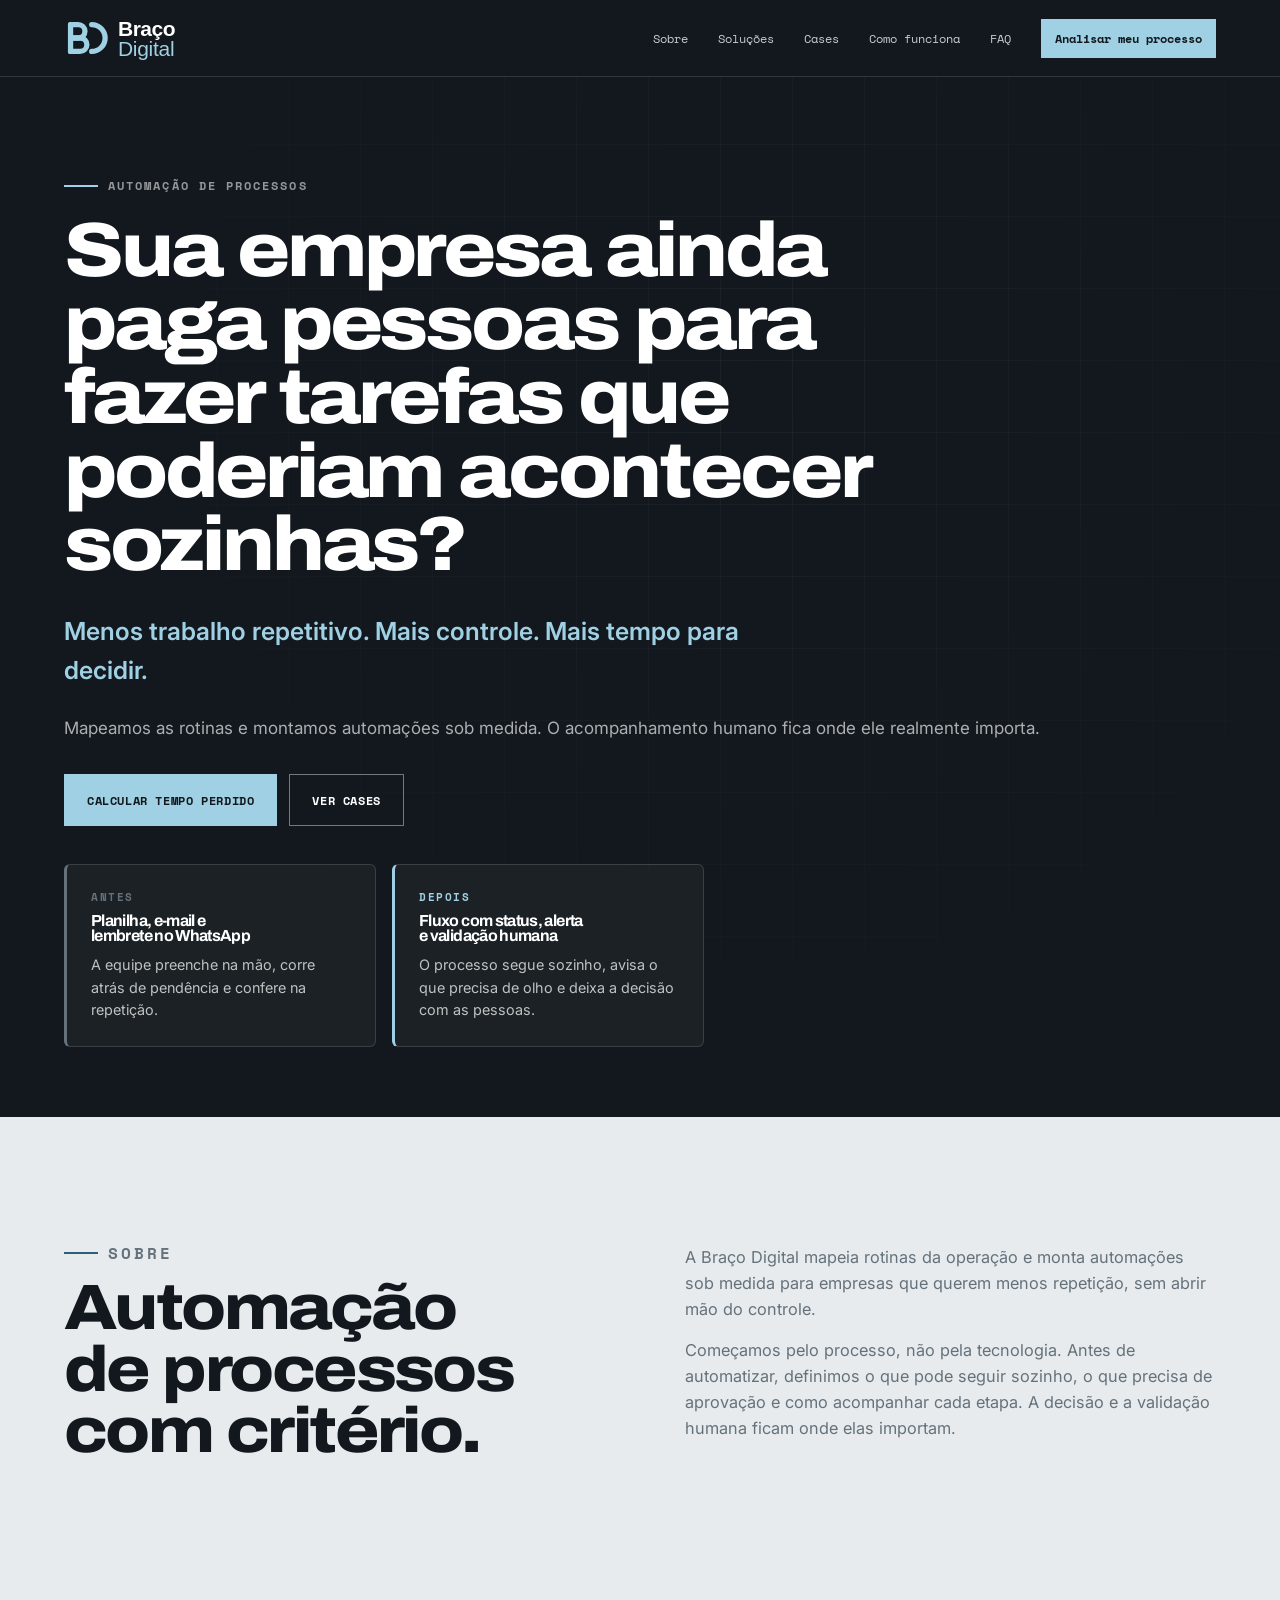
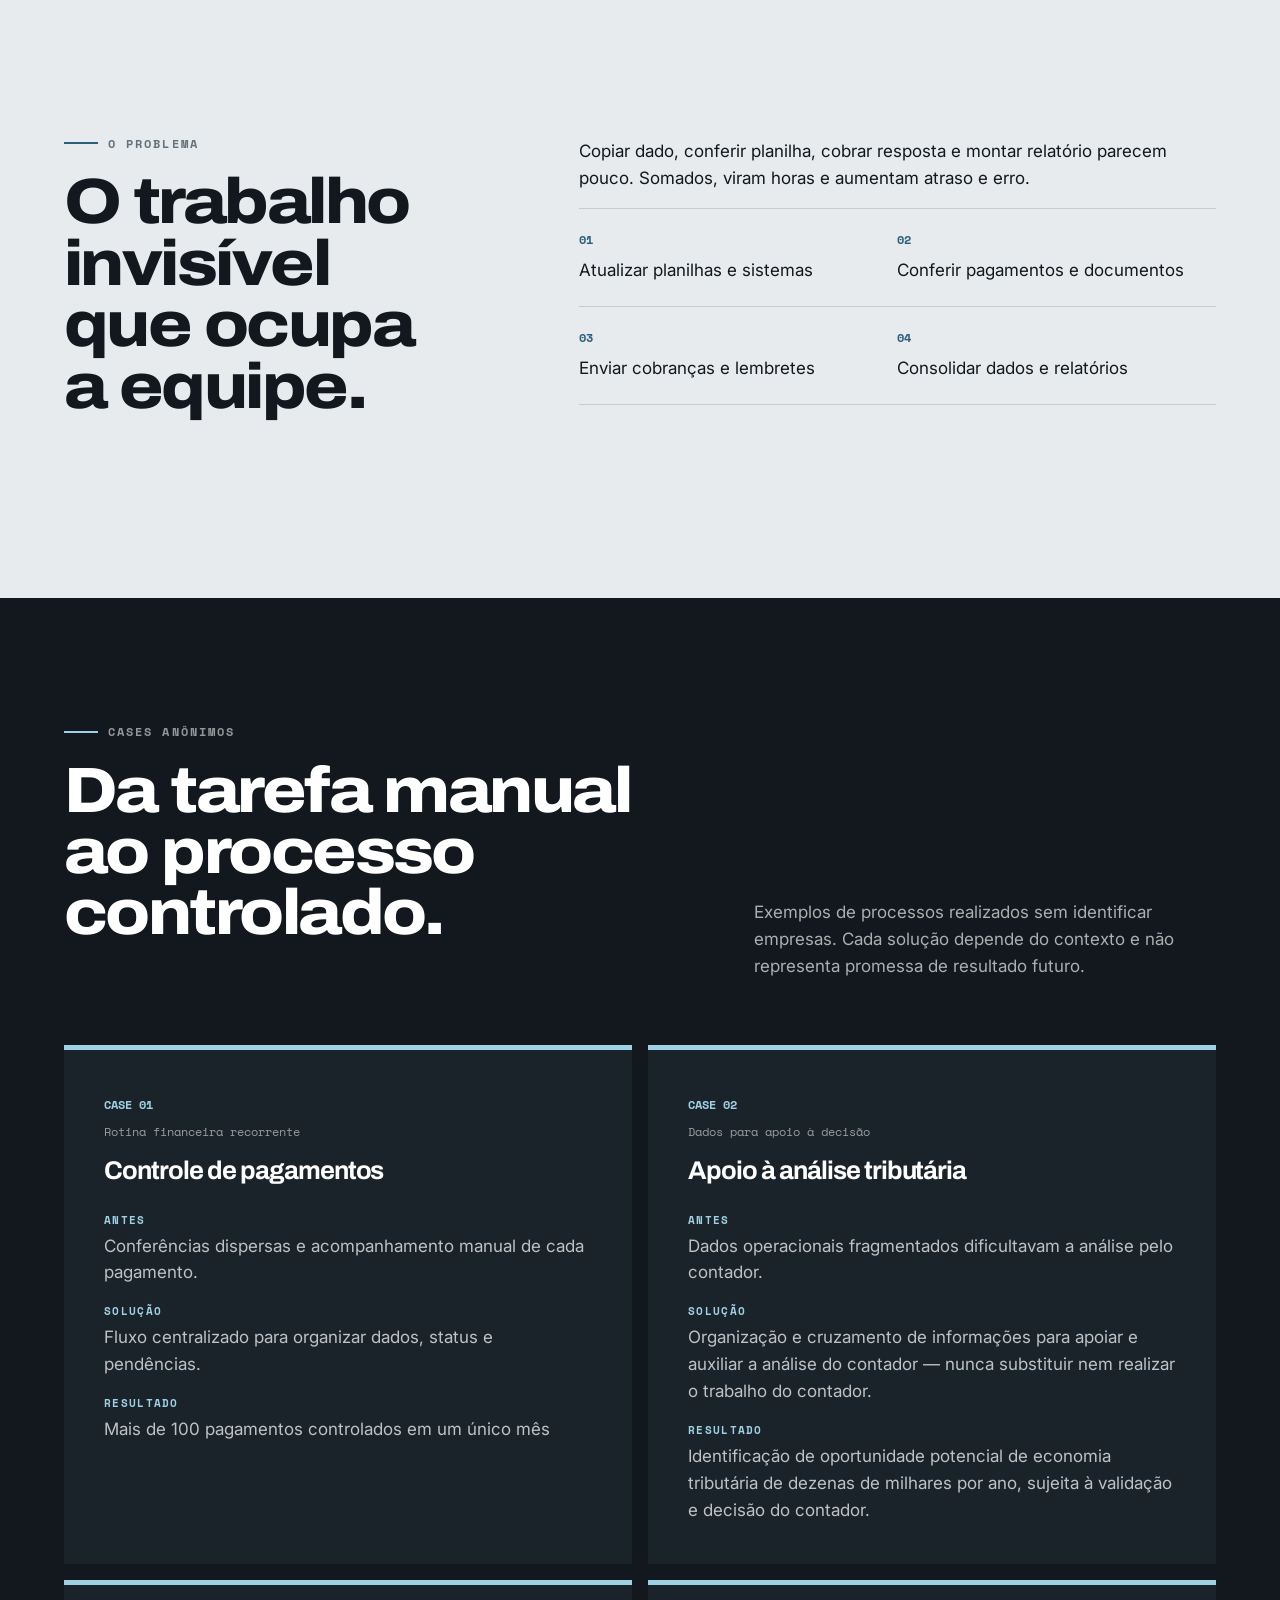
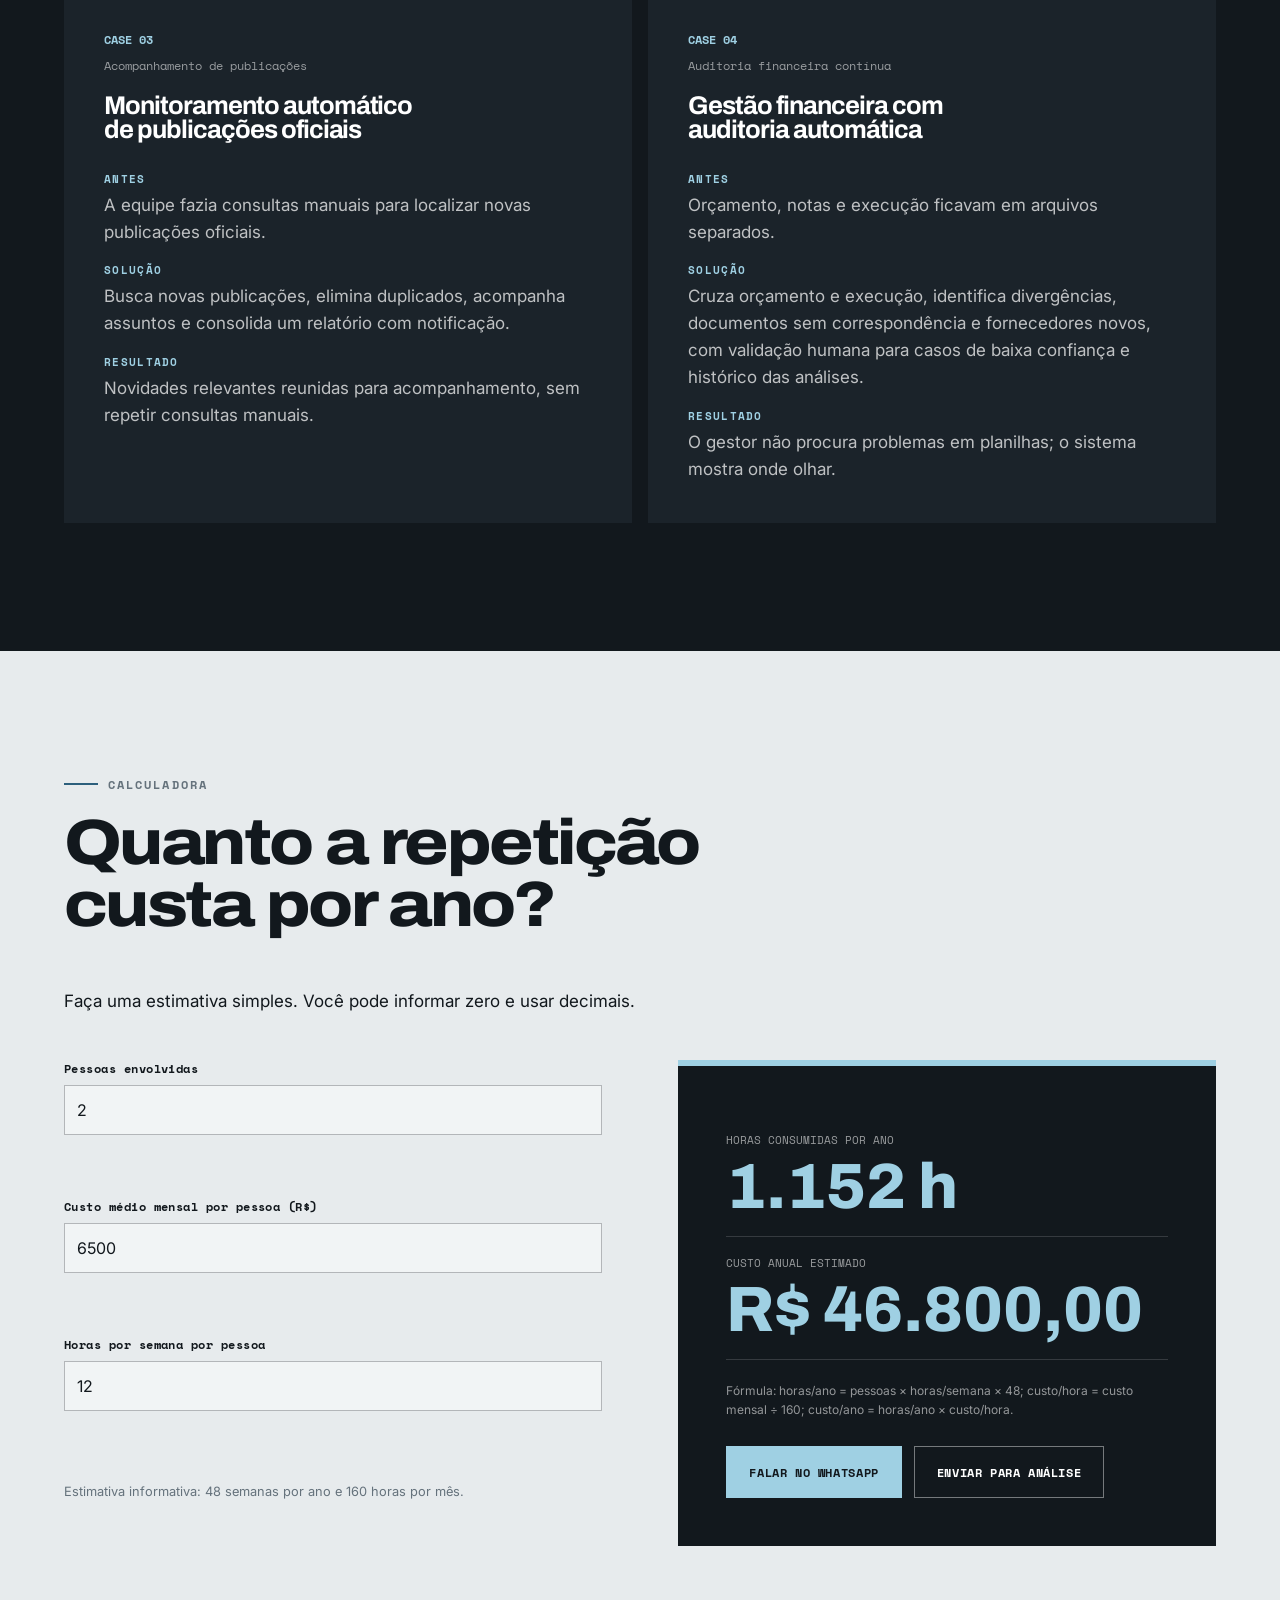
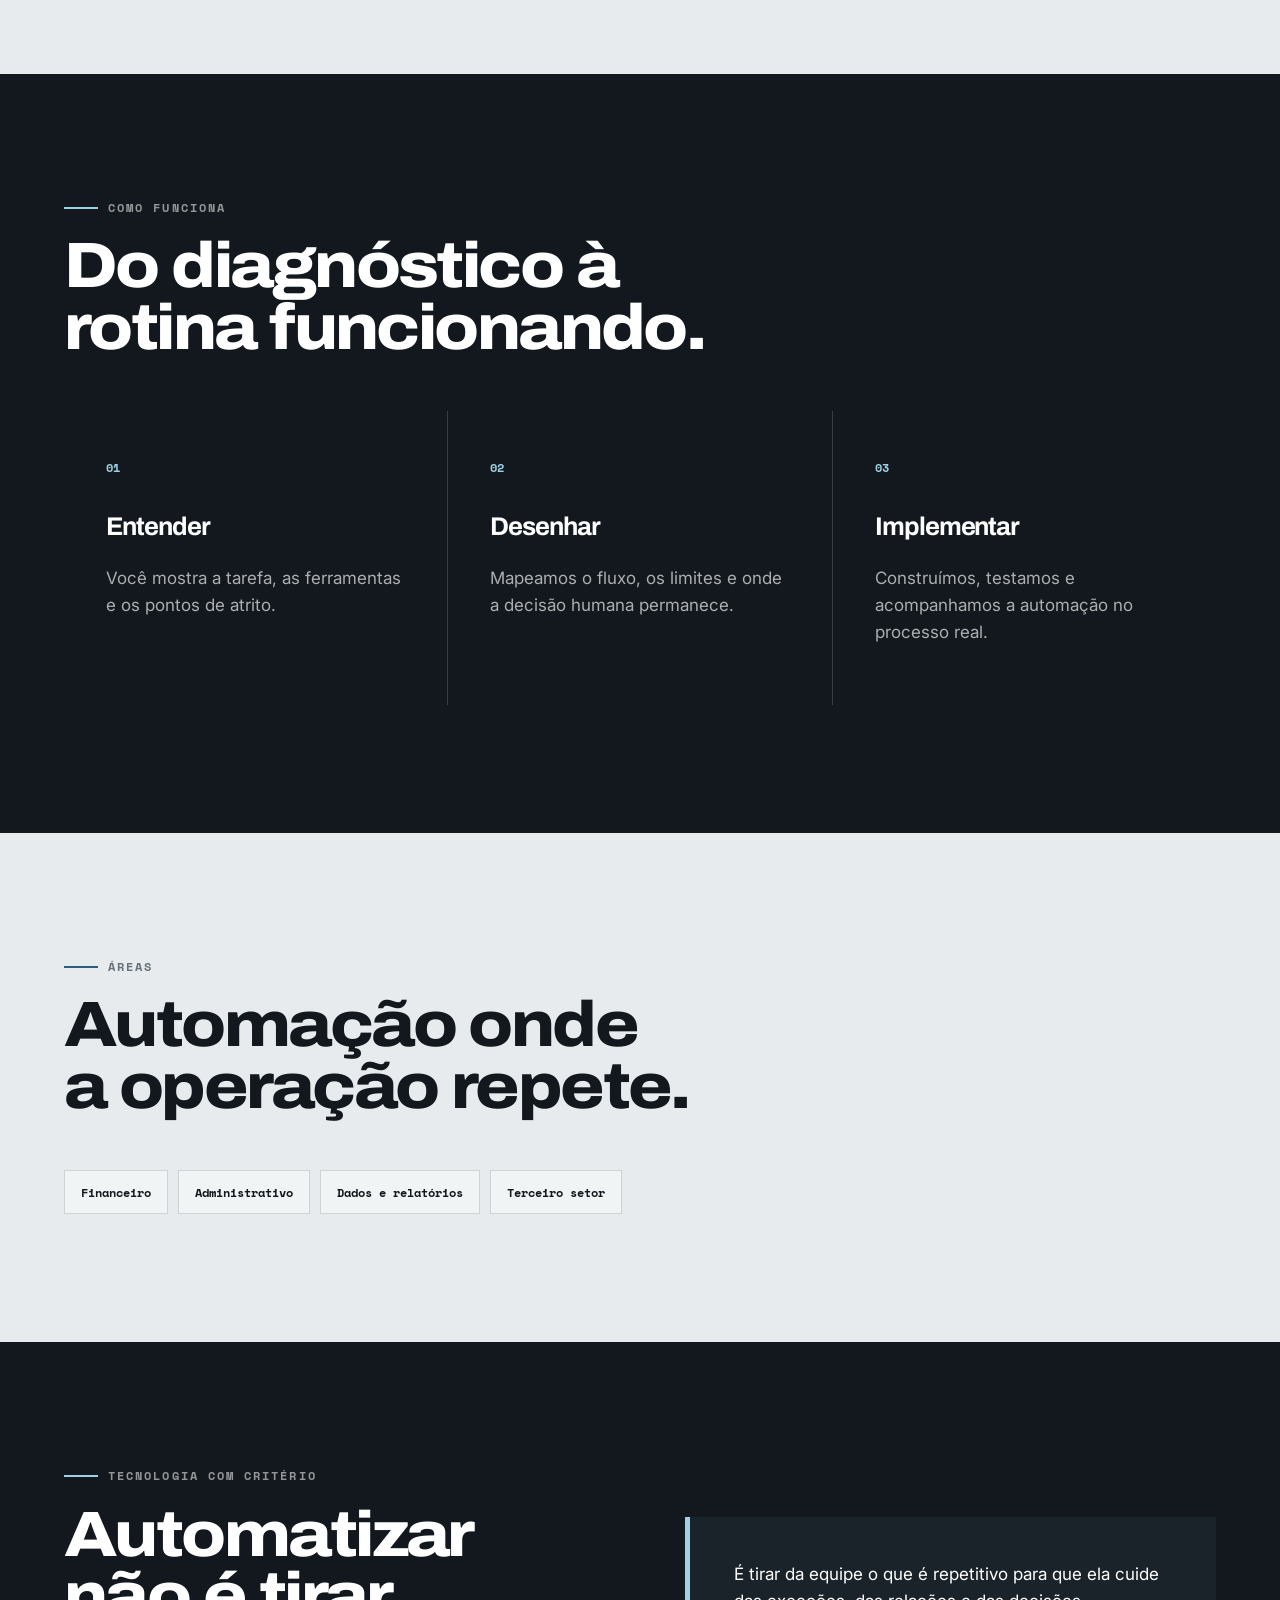
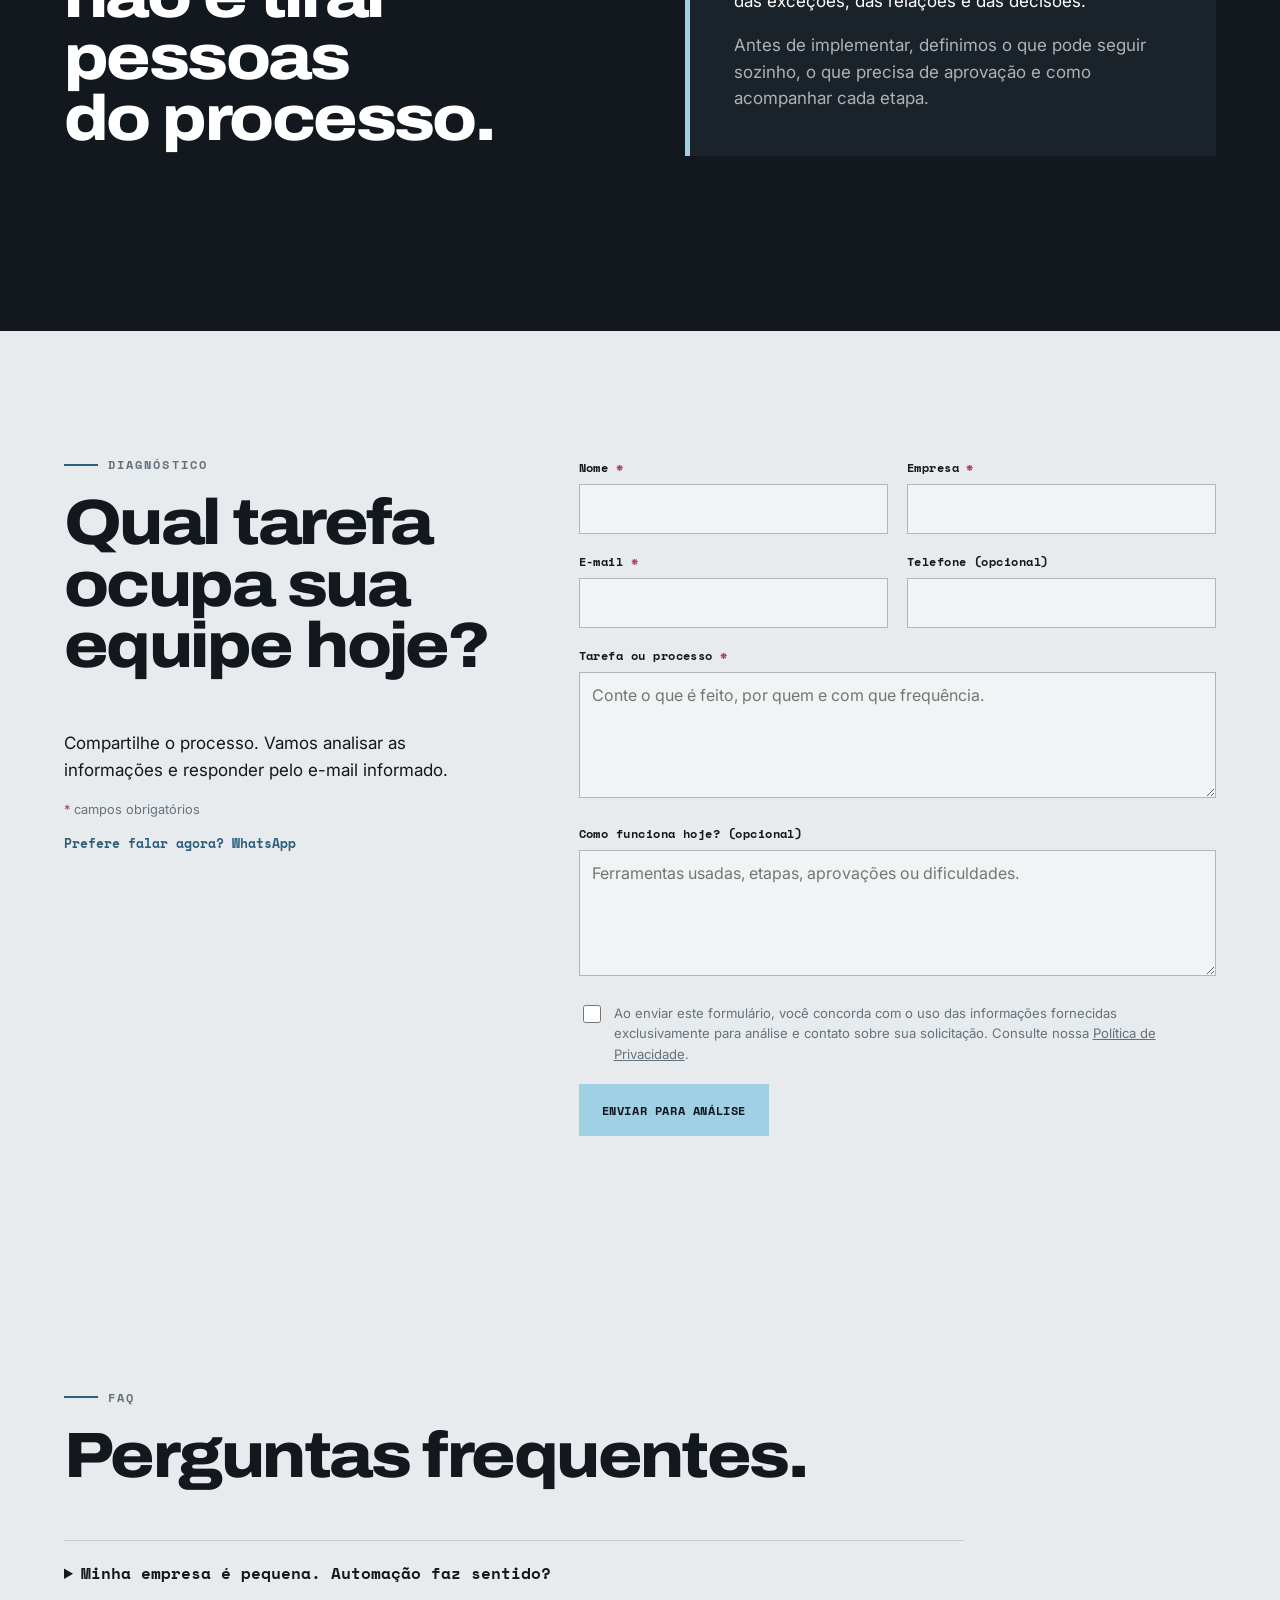
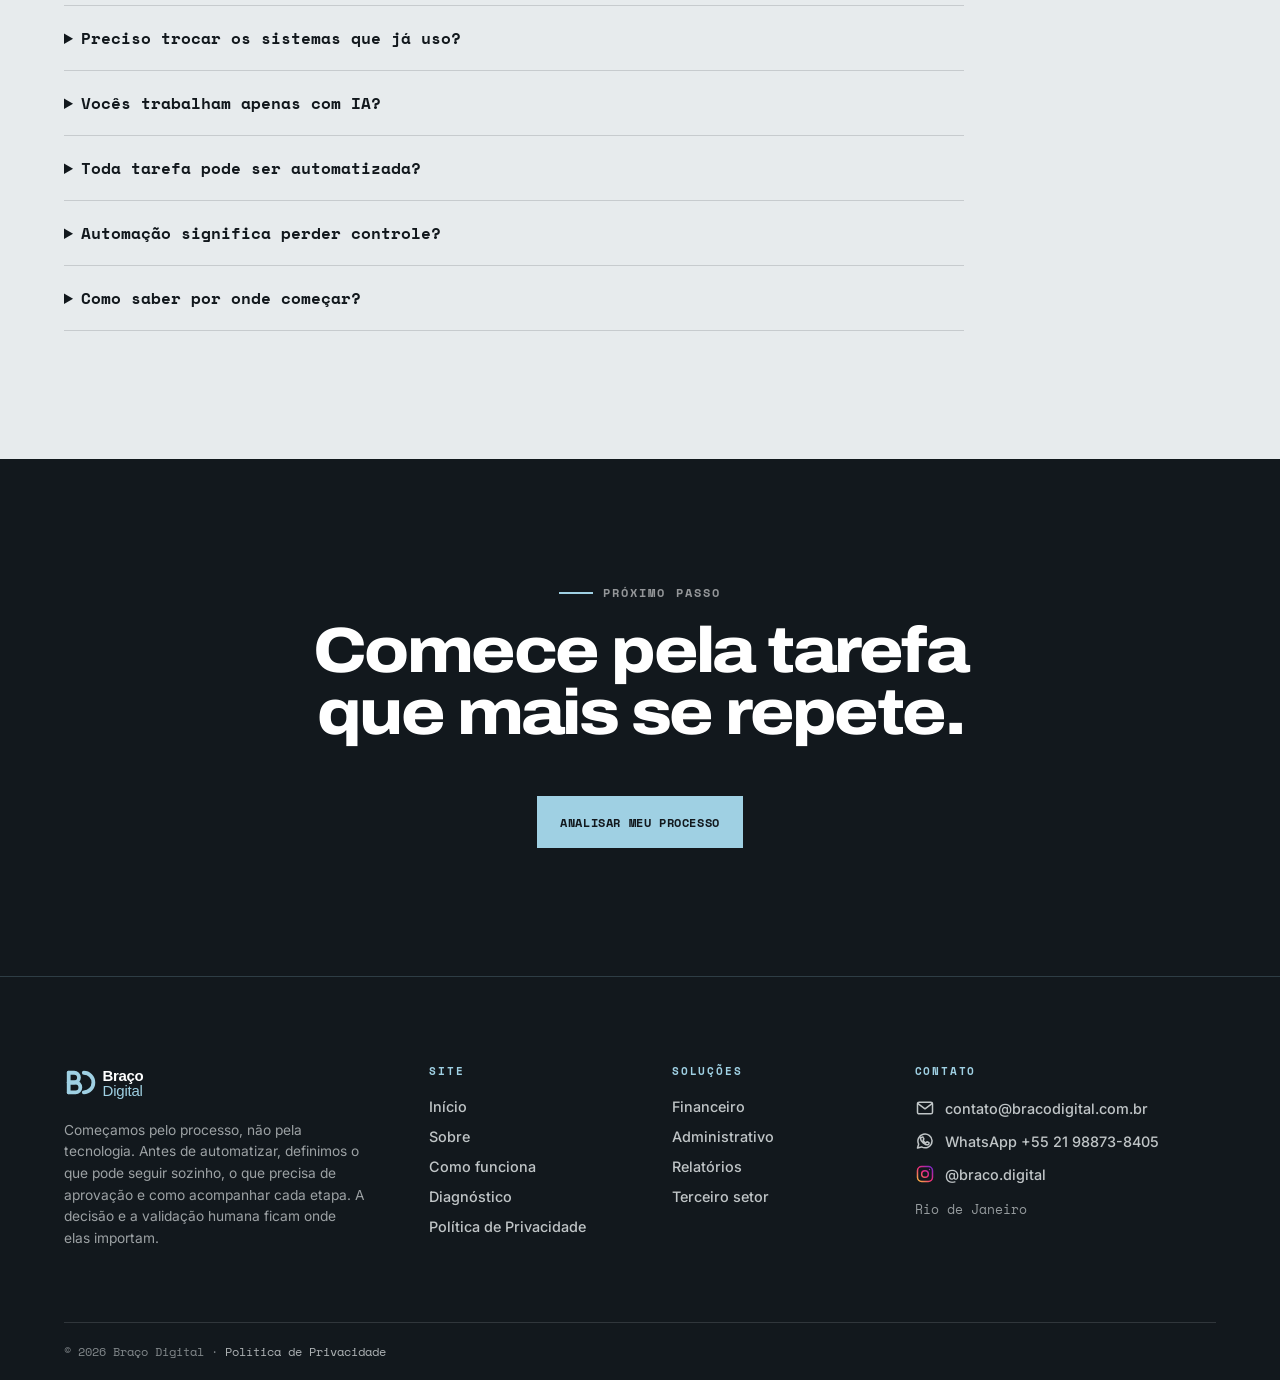
<file: index.html>
<!doctype html>
<html lang="pt-BR">
<head>
  <meta charset="utf-8">
  <meta name="viewport" content="width=device-width,initial-scale=1">
<script async src="https://www.googletagmanager.com/gtag/js?id=G-P51CNDWHR2"></script>
  <title>Braço Digital — automação de processos</title>
  <meta name="description" content="Automação de processos para empresas ganharem controle e tempo para decidir. Mapeamos rotinas operacionais e criamos automações sob medida, com acompanhamento humano onde importa.">
  <meta property="og:type" content="website">
  <meta property="og:site_name" content="Braço Digital">
  <meta property="og:title" content="Menos trabalho repetitivo. Mais controle.">
  <meta property="og:description" content="Descubra quanto tempo tarefas repetitivas consomem e analise o que pode acontecer sozinho.">
  <meta property="og:url" content="https://bracodigital.com.br/">
  <meta property="og:image" content="https://bracodigital.com.br/assets/og-imagem.jpg">
  <meta property="og:image:width" content="1200">
  <meta property="og:image:height" content="630">
  <meta property="og:locale" content="pt_BR">
  <meta name="twitter:card" content="summary_large_image">
  <meta name="twitter:title" content="Menos trabalho repetitivo. Mais controle.">
  <meta name="twitter:description" content="Automação de processos para empresas ganharem controle e tempo para decidir.">
  <meta name="twitter:image" content="https://bracodigital.com.br/assets/og-imagem.jpg">
  <meta name="theme-color" content="#12181d">
  <link rel="canonical" href="https://bracodigital.com.br/">
  <link rel="icon" href="/assets/favicon.ico" sizes="32x32">
  <link rel="icon" href="/assets/favicon.svg" type="image/svg+xml">
  <link rel="apple-touch-icon" href="/assets/apple-touch-icon.png">
  <link rel="preconnect" href="https://fonts.googleapis.com">
  <link rel="preconnect" href="https://fonts.gstatic.com" crossorigin>
  <link href="https://fonts.googleapis.com/css2?family=Archivo:wdth,wght@62..125,100..900&family=Inter:wght@400;500;600&family=Space+Mono:wght@400;700&display=swap" rel="stylesheet">
  <script type="application/ld+json">
  {
    "@context": "https://schema.org",
    "@type": "ProfessionalService",
    "@id": "https://bracodigital.com.br/#organization",
    "name": "Braço Digital",
    "description": "Automação de processos para empresas: mapeamento de rotinas, integrações e automações sob medida, com acompanhamento humano.",
    "url": "https://bracodigital.com.br/",
    "telephone": "+55-21-98873-8405",
    "email": "contato@bracodigital.com.br",
    "address": {"@type": "PostalAddress", "addressLocality": "Rio de Janeiro", "addressRegion": "RJ", "addressCountry": "BR"},
    "priceRange": "$$",
    "knowsAbout": ["Automação de processos", "Prestação de contas de projetos sociais", "Gestão financeira de projetos", "Fluxo de pagamentos PIX", "Painéis de gestão"],
    "audience": {"@type": "Audience", "audienceType": "Organizações do terceiro setor, empresas de backoffice, pequenas e médias empresas"},
    "areaServed": "Brasil",
    "sameAs": ["https://www.instagram.com/braco.digital"],
    "hasOfferCatalog": {
      "@type": "OfferCatalog",
      "name": "Áreas de automação",
      "itemListElement": [
        {"@type":"Offer","itemOffered":{"@type":"Service","name":"Financeiro"},"url":"https://bracodigital.com.br/financeiro.html"},
        {"@type":"Offer","itemOffered":{"@type":"Service","name":"Administrativo"},"url":"https://bracodigital.com.br/administrativo.html"},
        {"@type":"Offer","itemOffered":{"@type":"Service","name":"Dados e relatórios"},"url":"https://bracodigital.com.br/relatorios.html"},
        {"@type":"Offer","itemOffered":{"@type":"Service","name":"Prestação de contas"},"url":"https://bracodigital.com.br/osc.html"}
      ]
    }
  }
  </script>
  <script type="application/ld+json">
  {
    "@context": "https://schema.org",
    "@type": "FAQPage",
    "mainEntity": [
      {"@type":"Question","name":"Minha empresa é pequena. Automação faz sentido?","acceptedAnswer":{"@type":"Answer","text":"Sim. O tamanho da empresa importa menos que a frequência da tarefa e o tempo que ela consome. Processos simples e repetitivos também podem gerar ganhos relevantes."}},
      {"@type":"Question","name":"Preciso trocar os sistemas que já uso?","acceptedAnswer":{"@type":"Answer","text":"Não necessariamente. Primeiro avaliamos as ferramentas atuais e as integrações possíveis; a automação pode conectar o que já existe."}},
      {"@type":"Question","name":"Vocês trabalham apenas com IA?","acceptedAnswer":{"@type":"Answer","text":"Não. Usamos IA quando ela é adequada, junto com integrações, regras e automações tradicionais. A tecnologia é escolhida conforme o processo."}},
      {"@type":"Question","name":"Toda tarefa pode ser automatizada?","acceptedAnswer":{"@type":"Answer","text":"Não. Tarefas com regras claras e repetição tendem a ser boas candidatas; decisões sensíveis, exceções e atividades que exigem julgamento podem permanecer humanas."}},
      {"@type":"Question","name":"Automação significa perder controle?","acceptedAnswer":{"@type":"Answer","text":"Não. Aprovações, limites, registros e validação humana podem fazer parte do fluxo. Automação sem controle pode apenas executar erros mais rapidamente."}},
      {"@type":"Question","name":"Como saber por onde começar?","acceptedAnswer":{"@type":"Answer","text":"Comece pela tarefa frequente que mais consome tempo ou causa retrabalho — aquela que faz a equipe pensar: Não é possível que ainda precisemos fazer isso manualmente."}}
    ]
  }
  </script>
  <link rel="stylesheet" href="css/index.v2.css?v=5b64311">
</head>
<body>
  <a class="skip-link" href="#inicio">Pular para o conteúdo</a>
  <header class="nav">
    <a class="brand" href="#inicio" aria-label="Braço Digital — início"><img src="assets/marca/logo-light.svg?v=5dd0c38" alt="Braço Digital" width="280" height="48"></a>
    <button class="hamb" type="button" aria-expanded="false" aria-controls="menu">Menu</button>
    <nav class="menu" id="menu" aria-label="Navegação principal">
      <a href="#sobre">Sobre</a><a href="#solucoes">Soluções</a><a href="#cases">Cases</a><a href="#como-funciona">Como funciona</a><a href="#faq">FAQ</a><a class="menu-cta" href="#diagnostico">Analisar meu processo</a>
    </nav>
  </header>

  <main>
    <section class="hero dark" id="inicio">
      <div class="hero-inner">
        <p class="eyebrow">Automação de processos</p>
        <h1>Sua empresa ainda paga pessoas para fazer tarefas que poderiam acontecer sozinhas?</h1>
        <p class="hero-lead">Menos trabalho repetitivo. Mais controle. Mais tempo para decidir.</p>
        <p class="muted">Mapeamos as rotinas e montamos automações sob medida. O acompanhamento humano fica onde ele realmente importa.</p>
        <div class="actions"><a class="btn" href="#calculadora">Calcular tempo perdido</a><a class="btn secondary" href="#cases">Ver cases</a></div>
        <div class="hero-cards">
          <div class="hero-card antes"><span class="tag">Antes</span><h3>Planilha, e-mail e lembrete no WhatsApp</h3><p>A equipe preenche na mão, corre atrás de pendência e confere na repetição.</p></div>
          <div class="hero-card depois"><span class="tag">Depois</span><h3>Fluxo com status, alerta e validação humana</h3><p>O processo segue sozinho, avisa o que precisa de olho e deixa a decisão com as pessoas.</p></div>
        </div>
      </div>
    </section>

    <section class="wrap" id="sobre">
      <div class="sobre-grid">
        <div><p class="eyebrow">Sobre</p><h2>Automação de processos com critério.</h2></div>
        <div>
          <p>A Braço Digital mapeia rotinas da operação e monta automações sob medida para empresas que querem menos repetição, sem abrir mão do controle.</p>
          <p>Começamos pelo processo, não pela tecnologia. Antes de automatizar, definimos o que pode seguir sozinho, o que precisa de aprovação e como acompanhar cada etapa. A decisão e a validação humana ficam onde elas importam.</p>
        </div>
      </div>
    </section>

    <section class="wrap" id="solucoes">
      <div class="intro">
        <div><p class="eyebrow">O problema</p><h2>O trabalho invisível que ocupa a equipe.</h2></div>
        <div><p>Copiar dado, conferir planilha, cobrar resposta e montar relatório parecem pouco. Somados, viram horas e aumentam atraso e erro.</p>
          <div class="task-list">
            <div class="task"><span>01</span>Atualizar planilhas e sistemas</div><div class="task"><span>02</span>Conferir pagamentos e documentos</div><div class="task"><span>03</span>Enviar cobranças e lembretes</div><div class="task"><span>04</span>Consolidar dados e relatórios</div>
          </div>
        </div>
      </div>
    </section>

    <section class="wrap dark" id="cases">
      <div class="cases-head"><div><p class="eyebrow">Cases anônimos</p><h2>Da tarefa manual ao processo controlado.</h2></div><p class="muted">Exemplos de processos realizados sem identificar empresas. Cada solução depende do contexto e não representa promessa de resultado futuro.</p></div>
      <div class="cases">
        <article class="case"><span class="case-number">CASE 01</span><div class="case-ctx">Rotina financeira recorrente</div><h3>Controle de pagamentos</h3><dl><dt>Antes</dt><dd>Conferências dispersas e acompanhamento manual de cada pagamento.</dd><dt>Solução</dt><dd>Fluxo centralizado para organizar dados, status e pendências.</dd><dt>Resultado</dt><dd>Mais de 100 pagamentos controlados em um único mês</dd></dl></article>
        <article class="case"><span class="case-number">CASE 02</span><div class="case-ctx">Dados para apoio à decisão</div><h3>Apoio à análise tributária</h3><dl><dt>Antes</dt><dd>Dados operacionais fragmentados dificultavam a análise pelo contador.</dd><dt>Solução</dt><dd>Organização e cruzamento de informações para apoiar e auxiliar a análise do contador — nunca substituir nem realizar o trabalho do contador.</dd><dt>Resultado</dt><dd>Identificação de oportunidade potencial de economia tributária de dezenas de milhares por ano, sujeita à validação e decisão do contador.</dd></dl></article>
        <article class="case"><span class="case-number">CASE 03</span><div class="case-ctx">Acompanhamento de publicações</div><h3>Monitoramento automático de publicações oficiais</h3><dl><dt>Antes</dt><dd>A equipe fazia consultas manuais para localizar novas publicações oficiais.</dd><dt>Solução</dt><dd>Busca novas publicações, elimina duplicados, acompanha assuntos e consolida um relatório com notificação.</dd><dt>Resultado</dt><dd>Novidades relevantes reunidas para acompanhamento, sem repetir consultas manuais.</dd></dl></article>
        <article class="case"><span class="case-number">CASE 04</span><div class="case-ctx">Auditoria financeira contínua</div><h3>Gestão financeira com auditoria automática</h3><dl><dt>Antes</dt><dd>Orçamento, notas e execução ficavam em arquivos separados.</dd><dt>Solução</dt><dd>Cruza orçamento e execução, identifica divergências, documentos sem correspondência e fornecedores novos, com validação humana para casos de baixa confiança e histórico das análises.</dd><dt>Resultado</dt><dd>O gestor não procura problemas em planilhas; o sistema mostra onde olhar.</dd></dl></article>
      </div>
    </section>

    <section class="wrap" id="calculadora">
      <p class="eyebrow">Calculadora</p><h2>Quanto a repetição custa por ano?</h2><p>Faça uma estimativa simples. Você pode informar zero e usar decimais.</p>
      <div class="calculator">
        <div class="fields">
          <div class="field"><label for="pessoas">Pessoas envolvidas</label><input id="pessoas" name="pessoas" type="text" inputmode="decimal" autocomplete="off" value="2" aria-describedby="calc-ajuda"></div>
          <div class="field"><label for="custo-mensal">Custo médio mensal por pessoa (R$)</label><input id="custo-mensal" name="custoMensal" type="text" inputmode="decimal" autocomplete="off" value="6500"></div>
          <div class="field"><label for="horas-semana">Horas por semana por pessoa</label><input id="horas-semana" name="horasSemana" type="text" inputmode="decimal" autocomplete="off" value="12"></div>
          <p class="help" id="calc-ajuda">Estimativa informativa: 48 semanas por ano e 160 horas por mês.</p>
        </div>
        <div class="results" aria-live="polite">
          <div class="result"><span>Horas consumidas por ano</span><strong id="horas-ano">1.152 h</strong></div>
          <div class="result"><span>Custo anual estimado</span><strong id="custo-ano">R$ 46.800,00</strong></div>
          <p class="formula">Fórmula: horas/ano = pessoas × horas/semana × 48; custo/hora = custo mensal ÷ 160; custo/ano = horas/ano × custo/hora.</p>
          <div class="calc-actions"><a class="btn" href="https://wa.me/5521988738405" target="_blank" rel="noopener">Falar no WhatsApp</a><a class="btn secondary" href="#diagnostico">Enviar para análise</a></div>
        </div>
      </div>
    </section>

    <section class="wrap dark" id="como-funciona">
      <p class="eyebrow">Como funciona</p><h2>Do diagnóstico à rotina funcionando.</h2>
      <div class="steps"><article class="step"><b>01</b><h3>Entender</h3><p class="muted">Você mostra a tarefa, as ferramentas e os pontos de atrito.</p></article><article class="step"><b>02</b><h3>Desenhar</h3><p class="muted">Mapeamos o fluxo, os limites e onde a decisão humana permanece.</p></article><article class="step"><b>03</b><h3>Implementar</h3><p class="muted">Construímos, testamos e acompanhamos a automação no processo real.</p></article></div>
    </section>

    <section class="wrap"><p class="eyebrow">Áreas</p><h2>Automação onde a operação repete.</h2><div class="areas" aria-label="Áreas atendidas"><a class="area-link" href="financeiro.html">Financeiro</a><a class="area-link" href="administrativo.html">Administrativo</a><a class="area-link" href="relatorios.html">Dados e relatórios</a><a class="area-link" href="osc.html">Terceiro setor</a></div></section>

    <section class="wrap dark"><div class="human"><div><p class="eyebrow">Tecnologia com critério</p><h2>Automatizar não é tirar pessoas do processo.</h2></div><div class="human-note"><p>É tirar da equipe o que é repetitivo para que ela cuide das exceções, das relações e das decisões.</p><p class="muted">Antes de implementar, definimos o que pode seguir sozinho, o que precisa de aprovação e como acompanhar cada etapa.</p></div></div></section>

    <section class="wrap" id="diagnostico">
      <div class="contact-grid">
        <div><p class="eyebrow">Diagnóstico</p><h2>Qual tarefa ocupa sua equipe hoje?</h2><p>Compartilhe o processo. Vamos analisar as informações e responder pelo e-mail informado.</p><p class="help"><span class="required" aria-hidden="true">*</span> campos obrigatórios</p><a class="wa-link" href="https://wa.me/5521988738405" target="_blank" rel="noopener">Prefere falar agora? WhatsApp</a></div>
        <div>
          <form class="form" id="diagnostico-form" novalidate>
            <div class="form-field"><label for="nome">Nome <span class="required" aria-hidden="true">*</span></label><input id="nome" name="nome" autocomplete="name" required maxlength="100"></div>
            <div class="form-field"><label for="empresa">Empresa <span class="required" aria-hidden="true">*</span></label><input id="empresa" name="empresa" autocomplete="organization" required maxlength="120"></div>
            <div class="form-field"><label for="email">E-mail <span class="required" aria-hidden="true">*</span></label><input id="email" name="email" type="email" autocomplete="email" required maxlength="254"></div>
            <div class="form-field"><label for="telefone">Telefone (opcional)</label><input id="telefone" name="telefone" type="tel" autocomplete="tel" maxlength="30"></div>
            <div class="form-field full"><label for="processo">Tarefa ou processo <span class="required" aria-hidden="true">*</span></label><textarea id="processo" name="processo" required minlength="10" maxlength="2000" placeholder="Conte o que é feito, por quem e com que frequência."></textarea></div>
            <div class="form-field full"><label for="como-funciona-form">Como funciona hoje? (opcional)</label><textarea id="como-funciona-form" name="comoFunciona" maxlength="3000" placeholder="Ferramentas usadas, etapas, aprovações ou dificuldades."></textarea></div>
            <div class="honeypot" aria-hidden="true"><label for="website">Não preencha este campo</label><input id="website" name="website" tabindex="-1" autocomplete="off"></div>
            <label class="consent" for="consentimento"><input id="consentimento" name="consentimento" type="checkbox" required><span>Ao enviar este formulário, você concorda com o uso das informações fornecidas exclusivamente para análise e contato sobre sua solicitação. Consulte nossa <a href="politica-de-privacidade.html" target="_blank" rel="noopener">Política de Privacidade</a>.</span></label>
            <div class="form-actions"><button class="btn" type="submit">Enviar para análise</button><span class="status" id="form-status" role="status" aria-live="polite"></span></div>
          </form>
          <div class="success" id="form-success" hidden tabindex="-1">Recebemos sua solicitação. Obrigado por compartilhar seu processo conosco. Vamos analisar as informações e entraremos em contato pelo e-mail informado.</div>
        </div>
      </div>
    </section>

    <section class="wrap" id="faq"><p class="eyebrow">FAQ</p><h2>Perguntas frequentes.</h2><div class="faq">
      <details><summary>Minha empresa é pequena. Automação faz sentido?</summary><p>Sim. O tamanho da empresa importa menos que a frequência da tarefa e o tempo que ela consome. Processos simples e repetitivos também podem gerar ganhos relevantes.</p></details>
      <details><summary>Preciso trocar os sistemas que já uso?</summary><p>Não necessariamente. Primeiro avaliamos as ferramentas atuais e as integrações possíveis; a automação pode conectar o que já existe.</p></details>
      <details><summary>Vocês trabalham apenas com IA?</summary><p>Não. Usamos IA quando ela é adequada, junto com integrações, regras e automações tradicionais. A tecnologia é escolhida conforme o processo.</p></details>
      <details><summary>Toda tarefa pode ser automatizada?</summary><p>Não. Tarefas com regras claras e repetição tendem a ser boas candidatas; decisões sensíveis, exceções e atividades que exigem julgamento podem permanecer humanas.</p></details>
      <details><summary>Automação significa perder controle?</summary><p>Não. Aprovações, limites, registros e validação humana podem fazer parte do fluxo. <strong>Automação sem controle pode apenas executar erros mais rapidamente.</strong></p></details>
      <details><summary>Como saber por onde começar?</summary><p>Comece pela tarefa frequente que mais consome tempo ou causa retrabalho — aquela que faz a equipe pensar: <strong>“Não é possível que ainda precisemos fazer isso manualmente.”</strong></p></details>
    </div></section>

    <section class="wrap dark final"><p class="eyebrow eyebrow-center">Próximo passo</p><h2>Comece pela tarefa que mais se repete.</h2><a class="btn" href="#diagnostico">Analisar meu processo</a></section>
  </main>
  <footer class="footer">
    <div class="footer-grid">
      <div class="footer-column footer-brand">
        <img src="assets/marca/logo-light.svg?v=5dd0c38" alt="Braço Digital" width="280" height="48">
        <p>Começamos pelo processo, não pela tecnologia. Antes de automatizar, definimos o que pode seguir sozinho, o que precisa de aprovação e como acompanhar cada etapa. A decisão e a validação humana ficam onde elas importam.</p>
      </div>
      <nav class="footer-column" aria-label="Navegação do rodapé">
        <h2>Site</h2>
        <div class="footer-links">
          <a href="#inicio">Início</a>
          <a href="#sobre">Sobre</a>
          <a href="#como-funciona">Como funciona</a>
          <a href="#diagnostico">Diagnóstico</a>
          <a href="politica-de-privacidade.html">Política de Privacidade</a>
        </div>
      </nav>
      <nav class="footer-column" aria-label="Soluções">
        <h2>Soluções</h2>
        <div class="footer-links">
          <a href="financeiro.html">Financeiro</a>
          <a href="administrativo.html">Administrativo</a>
          <a href="relatorios.html">Relatórios</a>
          <a href="osc.html">Terceiro setor</a>
        </div>
      </nav>
      <div class="footer-column">
        <h2>Contato</h2>
        <div class="footer-contacts">
          <a href="mailto:contato@bracodigital.com.br"><svg viewBox="0 0 24 24" aria-hidden="true" focusable="false" fill="none" stroke="currentColor" stroke-width="1.8" stroke-linecap="round" stroke-linejoin="round"><rect x="3" y="5" width="18" height="14" rx="2"></rect><path d="m4 7 8 6 8-6"></path></svg>contato@bracodigital.com.br</a>
          <a href="https://wa.me/5521988738405" target="_blank" rel="noopener"><svg viewBox="0 0 24 24" aria-hidden="true" focusable="false" fill="none" stroke="currentColor" stroke-width="1.8" stroke-linecap="round" stroke-linejoin="round"><path d="M20.5 11.6a8.5 8.5 0 0 1-12.6 7.5L3 20.5l1.4-4.7a8.5 8.5 0 1 1 16.1-4.2Z"></path><path d="M8.2 7.7c.2-.4.4-.4.7-.4h.5c.2 0 .4.1.5.4l.7 1.7c.1.3 0 .5-.2.7l-.6.7c-.2.2-.1.4 0 .6.7 1.2 1.6 2.1 2.8 2.8.2.1.4.2.6 0l.8-1c.2-.2.4-.3.7-.2l1.8.8c.3.1.4.3.4.5 0 .4-.2 1.2-.5 1.5-.4.5-1.2.8-2 .8-1.1 0-2.8-.6-4.6-2.2-2.2-2-3.3-4.4-3.3-5.6 0-.5.2-.9.4-1.1Z"></path></svg>WhatsApp +55 21 98873-8405</a>
          <a href="https://instagram.com/braco.digital" target="_blank" rel="noopener"><svg viewBox="0 0 24 24" aria-hidden="true" focusable="false" fill="none" stroke="url(#instagram-gradient)" stroke-width="1.8" stroke-linecap="round" stroke-linejoin="round"><defs><linearGradient id="instagram-gradient" x1="2" y1="22" x2="22" y2="2" gradientUnits="userSpaceOnUse"><stop stop-color="#f9ce34"></stop><stop offset=".5" stop-color="#ee2a7b"></stop><stop offset="1" stop-color="#6228d7"></stop></linearGradient></defs><rect x="3" y="3" width="18" height="18" rx="5"></rect><circle cx="12" cy="12" r="4"></circle><circle cx="17.4" cy="6.6" r=".8" fill="url(#instagram-gradient)" stroke="none"></circle></svg>@braco.digital</a>
        </div>
        <p class="footer-location">Rio de Janeiro</p>
      </div>
    </div>
    <div class="footer-bar">© <span id="ano"></span> Braço Digital · <a href="politica-de-privacidade.html">Política de Privacidade</a></div>
  </footer>

  <script src="js/app.v2.js?v=2724a85"></script>
  <a class="wa-float" href="https://wa.me/5521988738405" target="_blank" rel="noopener" aria-label="Falar no WhatsApp">
    <svg viewBox="0 0 24 24" width="26" height="26" aria-hidden="true"><path fill="currentColor" d="M12.04 2C6.58 2 2.13 6.45 2.13 11.91c0 1.75.46 3.45 1.32 4.95L2 22l5.25-1.38a9.9 9.9 0 0 0 4.79 1.22h.01c5.46 0 9.9-4.45 9.9-9.91A9.85 9.85 0 0 0 12.04 2Zm0 18.13h-.01a8.2 8.2 0 0 1-4.19-1.15l-.3-.18-3.12.82.83-3.04-.2-.31a8.2 8.2 0 0 1-1.26-4.37c0-4.54 3.7-8.24 8.25-8.24 2.2 0 4.27.86 5.83 2.42a8.18 8.18 0 0 1 2.41 5.83c0 4.54-3.7 8.22-8.24 8.22Zm4.52-6.16c-.25-.13-1.47-.72-1.69-.8-.23-.09-.4-.13-.56.12-.17.25-.64.8-.78.97-.15.16-.29.18-.54.06-.25-.13-1.05-.39-2-1.23-.73-.66-1.23-1.47-1.38-1.72-.14-.25-.02-.38.11-.51.11-.11.25-.29.37-.43.13-.15.17-.25.25-.41.09-.17.04-.31-.02-.43-.06-.13-.56-1.35-.77-1.84-.2-.48-.41-.42-.56-.43h-.48c-.17 0-.43.06-.66.31-.22.25-.86.85-.86 2.07 0 1.22.89 2.4 1.01 2.56.13.17 1.75 2.67 4.23 3.74.59.26 1.05.41 1.41.52.59.19 1.13.16 1.56.1.48-.07 1.47-.6 1.67-1.18.21-.58.21-1.07.15-1.18-.06-.1-.23-.16-.48-.29Z"/></svg>
  </a>
</body>
</html>
</file>
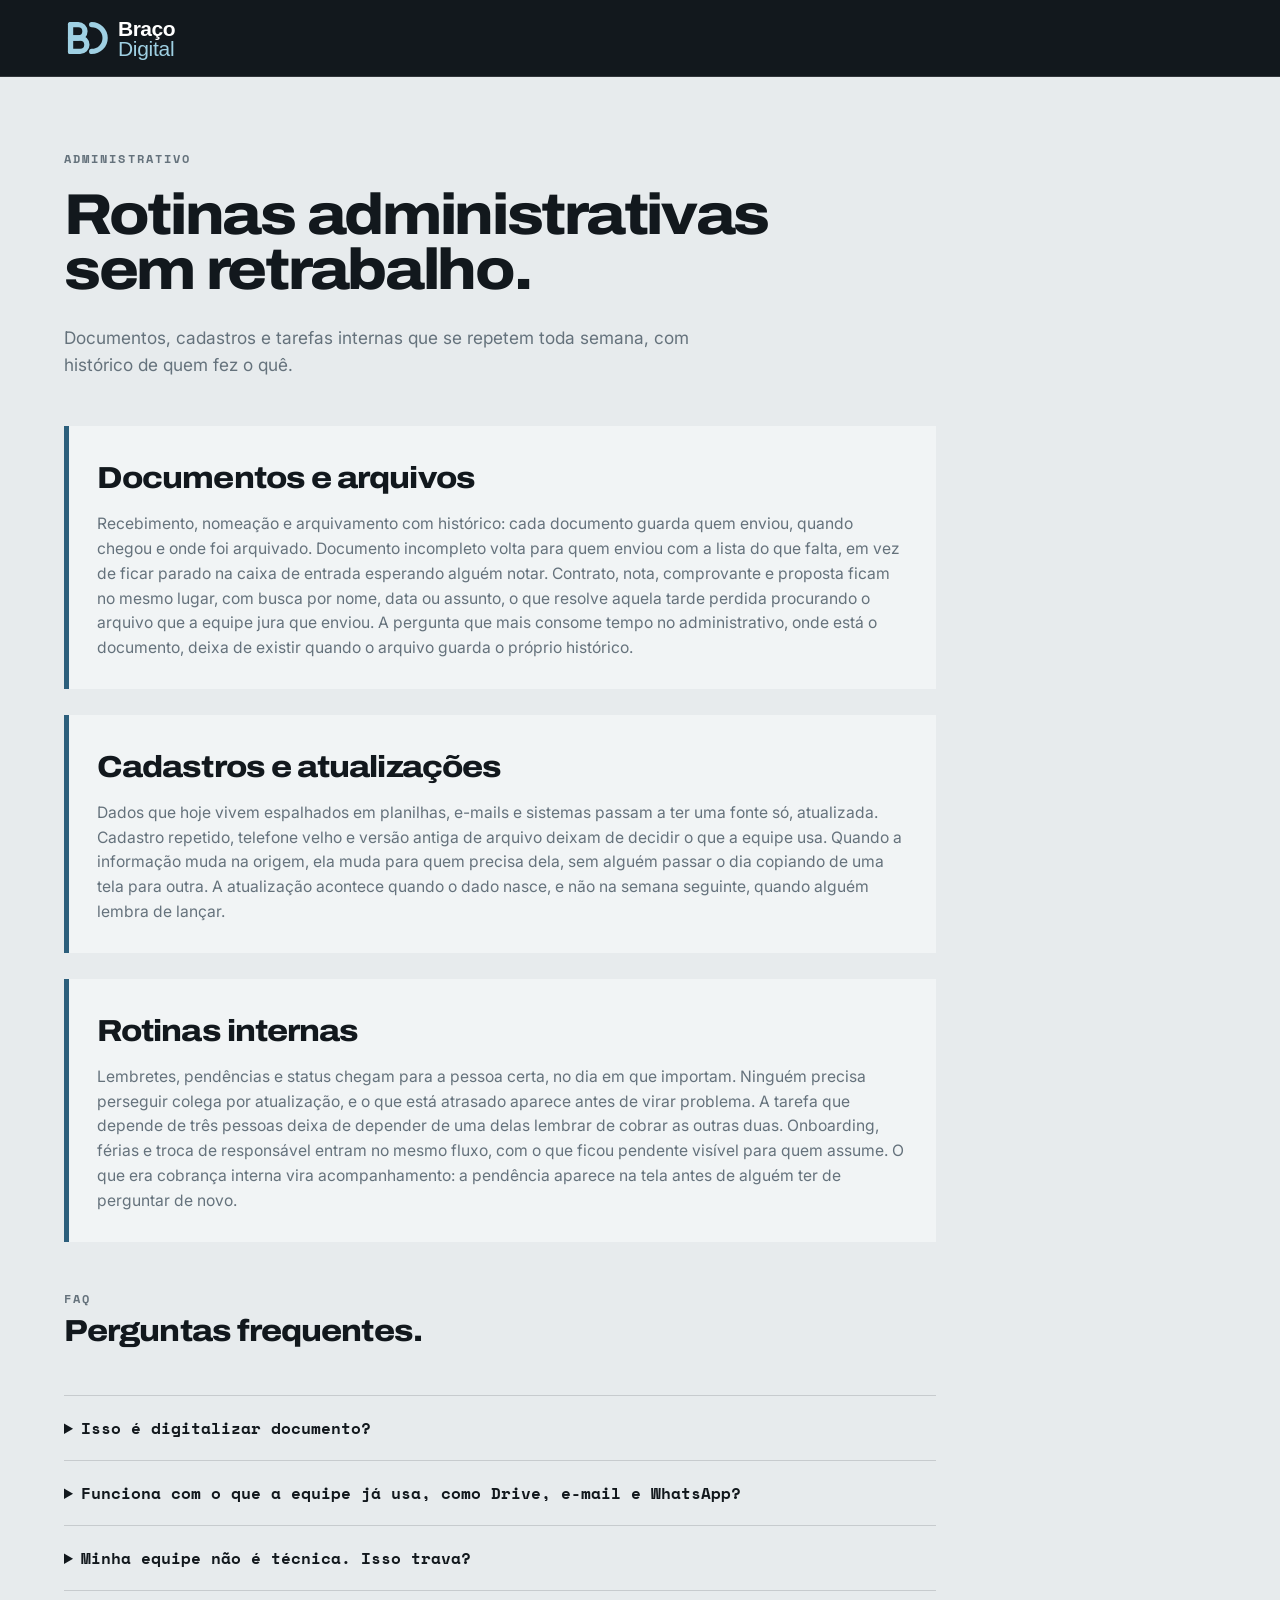
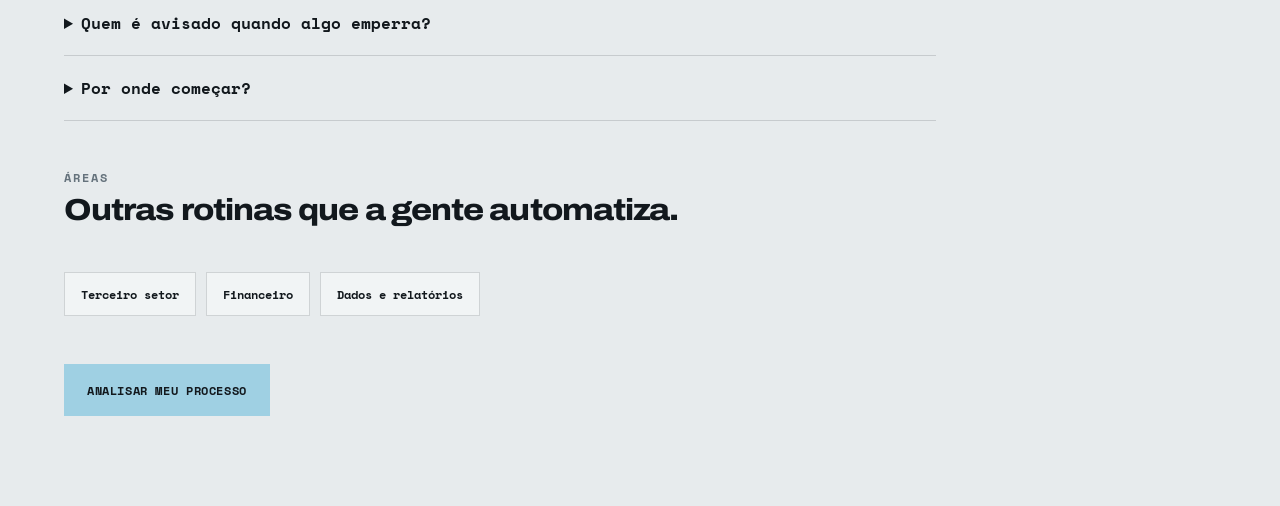
<file: administrativo.html>
<!doctype html>
<html lang="pt-BR">
<head>
  <meta charset="utf-8">
  <meta name="viewport" content="width=device-width,initial-scale=1">
<script async src="https://www.googletagmanager.com/gtag/js?id=G-P51CNDWHR2"></script>
  <title>Administrativo — Braço Digital · automação de processos</title>
  <meta name="description" content="Automação para o administrativo: documentos, cadastros e rotinas internas. Menos trabalho repetitivo, mais organização.">
  <meta property="og:type" content="website">
  <meta property="og:site_name" content="Braço Digital">
  <meta property="og:locale" content="pt_BR">
  <meta property="og:title" content="Administrativo sem retrabalho">
  <meta property="og:description" content="Documentos, cadastros e rotinas internas organizados, com menos ida e volta entre pessoas.">
  <meta property="og:url" content="https://bracodigital.com.br/administrativo.html">
  <meta property="og:image" content="https://bracodigital.com.br/assets/og-imagem.jpg">
  <meta property="og:image:width" content="1200">
  <meta property="og:image:height" content="630">
  <meta name="twitter:card" content="summary_large_image">
  <link rel="canonical" href="https://bracodigital.com.br/administrativo.html">
  <link rel="icon" href="/assets/favicon.ico" sizes="32x32">
  <link rel="icon" href="/assets/favicon.svg" type="image/svg+xml">
  <link rel="apple-touch-icon" href="/assets/apple-touch-icon.png">
  <link rel="preconnect" href="https://fonts.googleapis.com">
  <link rel="preconnect" href="https://fonts.gstatic.com" crossorigin>
  <link href="https://fonts.googleapis.com/css2?family=Archivo:wdth,wght@62..125,100..900&family=Inter:wght@400;500;600&family=Space+Mono:wght@400;700&display=swap" rel="stylesheet">
  <link rel="stylesheet" href="css/paginas.v2.css?v=seoh1">
  <script type="application/ld+json">
  {
    "@context": "https://schema.org",
    "@type": "BreadcrumbList",
    "itemListElement": [
      {"@type": "ListItem", "position": 1, "name": "Início", "item": "https://bracodigital.com.br/"},
      {"@type": "ListItem", "position": 2, "name": "Administrativo", "item": "https://bracodigital.com.br/administrativo.html"}
    ]
  }
  </script>
  <script type="application/ld+json">
  {
    "@context": "https://schema.org",
    "@type": "Service",
    "name": "Administrativo",
    "description": "Documentos, cadastros e tarefas internas que se repetem toda semana, com histórico de quem fez o quê.",
    "provider": {"@id": "https://bracodigital.com.br/#organization"},
    "url": "https://bracodigital.com.br/administrativo.html"
  }
  </script>
  <script type="application/ld+json">
  {
    "@context": "https://schema.org",
    "@type": "FAQPage",
    "mainEntity": [
      {
        "@type": "Question",
        "name": "Isso é digitalizar documento?",
        "acceptedAnswer": {
          "@type": "Answer",
          "text": "Não. Digitalizar resolve o arquivo e não resolve a rotina: quem manda, em que prazo, o que falta, quem aprovou. A automação cuida dessa parte, e ela é a que costuma consumir o tempo da equipe."
        }
      },
      {
        "@type": "Question",
        "name": "Funciona com o que a equipe já usa, como Drive, e-mail e WhatsApp?",
        "acceptedAnswer": {
          "@type": "Answer",
          "text": "Na maioria dos casos, sim. O ponto é reduzir o número de lugares onde a mesma informação precisa ser digitada de novo, e não obrigar todo mundo a mudar de ferramenta."
        }
      },
      {
        "@type": "Question",
        "name": "Minha equipe não é técnica. Isso trava?",
        "acceptedAnswer": {
          "@type": "Answer",
          "text": "Não deveria. Se a solução exigir que a equipe aprenda coisa nova para o trabalho andar, ela está mal escolhida. O critério é o contrário: menos lugar para clicar e menos passo para lembrar."
        }
      },
      {
        "@type": "Question",
        "name": "Quem é avisado quando algo emperra?",
        "acceptedAnswer": {
          "@type": "Answer",
          "text": "A pessoa responsável pela pendência, com prazo. Quem coordena vê o que está parado sem precisar perguntar para a equipe todos os dias."
        }
      },
      {
        "@type": "Question",
        "name": "Por onde começar?",
        "acceptedAnswer": {
          "@type": "Answer",
          "text": "Pela rotina que mais consome tempo hoje e que ninguém quer continuar fazendo do jeito antigo. A análise inicial aponta qual delas dá retorno primeiro."
        }
      }
    ]
  }
  </script>
</head>
<body>
  <header class="nav"><a class="brand" href="index.html" aria-label="Braço Digital — início"><img src="assets/marca/logo-light.svg?v=5dd0c38" alt="Braço Digital" width="280" height="48"></a></header>
  <main class="wrap">
    <p class="eyebrow">Administrativo</p>
    <h1>Rotinas administrativas sem retrabalho.</h1>
    <p class="lead">Documentos, cadastros e tarefas internas que se repetem toda semana, com histórico de quem fez o quê.</p>
    <div class="blocks">
      <div class="block"><h2>Documentos e arquivos</h2><p>Recebimento, nomeação e arquivamento com histórico: cada documento guarda quem enviou, quando chegou e onde foi arquivado. Documento incompleto volta para quem enviou com a lista do que falta, em vez de ficar parado na caixa de entrada esperando alguém notar. Contrato, nota, comprovante e proposta ficam no mesmo lugar, com busca por nome, data ou assunto, o que resolve aquela tarde perdida procurando o arquivo que a equipe jura que enviou. A pergunta que mais consome tempo no administrativo, onde está o documento, deixa de existir quando o arquivo guarda o próprio histórico.</p></div>
      <div class="block"><h2>Cadastros e atualizações</h2><p>Dados que hoje vivem espalhados em planilhas, e-mails e sistemas passam a ter uma fonte só, atualizada. Cadastro repetido, telefone velho e versão antiga de arquivo deixam de decidir o que a equipe usa. Quando a informação muda na origem, ela muda para quem precisa dela, sem alguém passar o dia copiando de uma tela para outra. A atualização acontece quando o dado nasce, e não na semana seguinte, quando alguém lembra de lançar.</p></div>
      <div class="block"><h2>Rotinas internas</h2><p>Lembretes, pendências e status chegam para a pessoa certa, no dia em que importam. Ninguém precisa perseguir colega por atualização, e o que está atrasado aparece antes de virar problema. A tarefa que depende de três pessoas deixa de depender de uma delas lembrar de cobrar as outras duas. Onboarding, férias e troca de responsável entram no mesmo fluxo, com o que ficou pendente visível para quem assume. O que era cobrança interna vira acompanhamento: a pendência aparece na tela antes de alguém ter de perguntar de novo.</p></div>
    </div>
    <section class="faq-sec" id="faq">
      <p class="eyebrow">FAQ</p>
      <h2>Perguntas frequentes.</h2>
      <div class="faq">
        <details>
          <summary>Isso é digitalizar documento?</summary>
          <p>Não. Digitalizar resolve o arquivo e não resolve a rotina: quem manda, em que prazo, o que falta, quem aprovou. A automação cuida dessa parte, e ela é a que costuma consumir o tempo da equipe.</p>
        </details>
        <details>
          <summary>Funciona com o que a equipe já usa, como Drive, e-mail e WhatsApp?</summary>
          <p>Na maioria dos casos, sim. O ponto é reduzir o número de lugares onde a mesma informação precisa ser digitada de novo, e não obrigar todo mundo a mudar de ferramenta.</p>
        </details>
        <details>
          <summary>Minha equipe não é técnica. Isso trava?</summary>
          <p>Não deveria. Se a solução exigir que a equipe aprenda coisa nova para o trabalho andar, ela está mal escolhida. O critério é o contrário: menos lugar para clicar e menos passo para lembrar.</p>
        </details>
        <details>
          <summary>Quem é avisado quando algo emperra?</summary>
          <p>A pessoa responsável pela pendência, com prazo. Quem coordena vê o que está parado sem precisar perguntar para a equipe todos os dias.</p>
        </details>
        <details>
          <summary>Por onde começar?</summary>
          <p>Pela rotina que mais consome tempo hoje e que ninguém quer continuar fazendo do jeito antigo. A análise inicial aponta qual delas dá retorno primeiro.</p>
        </details>
      </div>
    </section>
    <section class="links-sec">
      <p class="eyebrow">Áreas</p>
      <h2>Outras rotinas que a gente automatiza.</h2>
      <nav class="areas" aria-label="Outras páginas de serviço">
        <a class="area-link" href="osc.html">Terceiro setor</a>
        <a class="area-link" href="financeiro.html">Financeiro</a>
        <a class="area-link" href="relatorios.html">Dados e relatórios</a>
        </nav>
    </section>
    <div class="cta"><a class="btn" href="index.html#diagnostico">Analisar meu processo</a></div>
  </main>
  <script src="js/app.v2.js?v=2724a85"></script>
  <a class="wa-float" href="https://wa.me/5521988738405" target="_blank" rel="noopener" aria-label="Falar no WhatsApp">
    <svg viewBox="0 0 24 24" width="26" height="26" aria-hidden="true"><path fill="currentColor" d="M12.04 2C6.58 2 2.13 6.45 2.13 11.91c0 1.75.46 3.45 1.32 4.95L2 22l5.25-1.38a9.9 9.9 0 0 0 4.79 1.22h.01c5.46 0 9.9-4.45 9.9-9.91A9.85 9.85 0 0 0 12.04 2Zm0 18.13h-.01a8.2 8.2 0 0 1-4.19-1.15l-.3-.18-3.12.82.83-3.04-.2-.31a8.2 8.2 0 0 1-1.26-4.37c0-4.54 3.7-8.24 8.25-8.24 2.2 0 4.27.86 5.83 2.42a8.18 8.18 0 0 1 2.41 5.83c0 4.54-3.7 8.22-8.24 8.22Zm4.52-6.16c-.25-.13-1.47-.72-1.69-.8-.23-.09-.4-.13-.56.12-.17.25-.64.8-.78.97-.15.16-.29.18-.54.06-.25-.13-1.05-.39-2-1.23-.73-.66-1.23-1.47-1.38-1.72-.14-.25-.02-.38.11-.51.11-.11.25-.29.37-.43.13-.15.17-.25.25-.41.09-.17.04-.31-.02-.43-.06-.13-.56-1.35-.77-1.84-.2-.48-.41-.42-.56-.43h-.48c-.17 0-.43.06-.66.31-.22.25-.86.85-.86 2.07 0 1.22.89 2.4 1.01 2.56.13.17 1.75 2.67 4.23 3.74.59.26 1.05.41 1.41.52.59.19 1.13.16 1.56.1.48-.07 1.47-.6 1.67-1.18.21-.58.21-1.07.15-1.18-.06-.1-.23-.16-.48-.29Z"/></svg>
  </a>
</body>
</html>
</file>
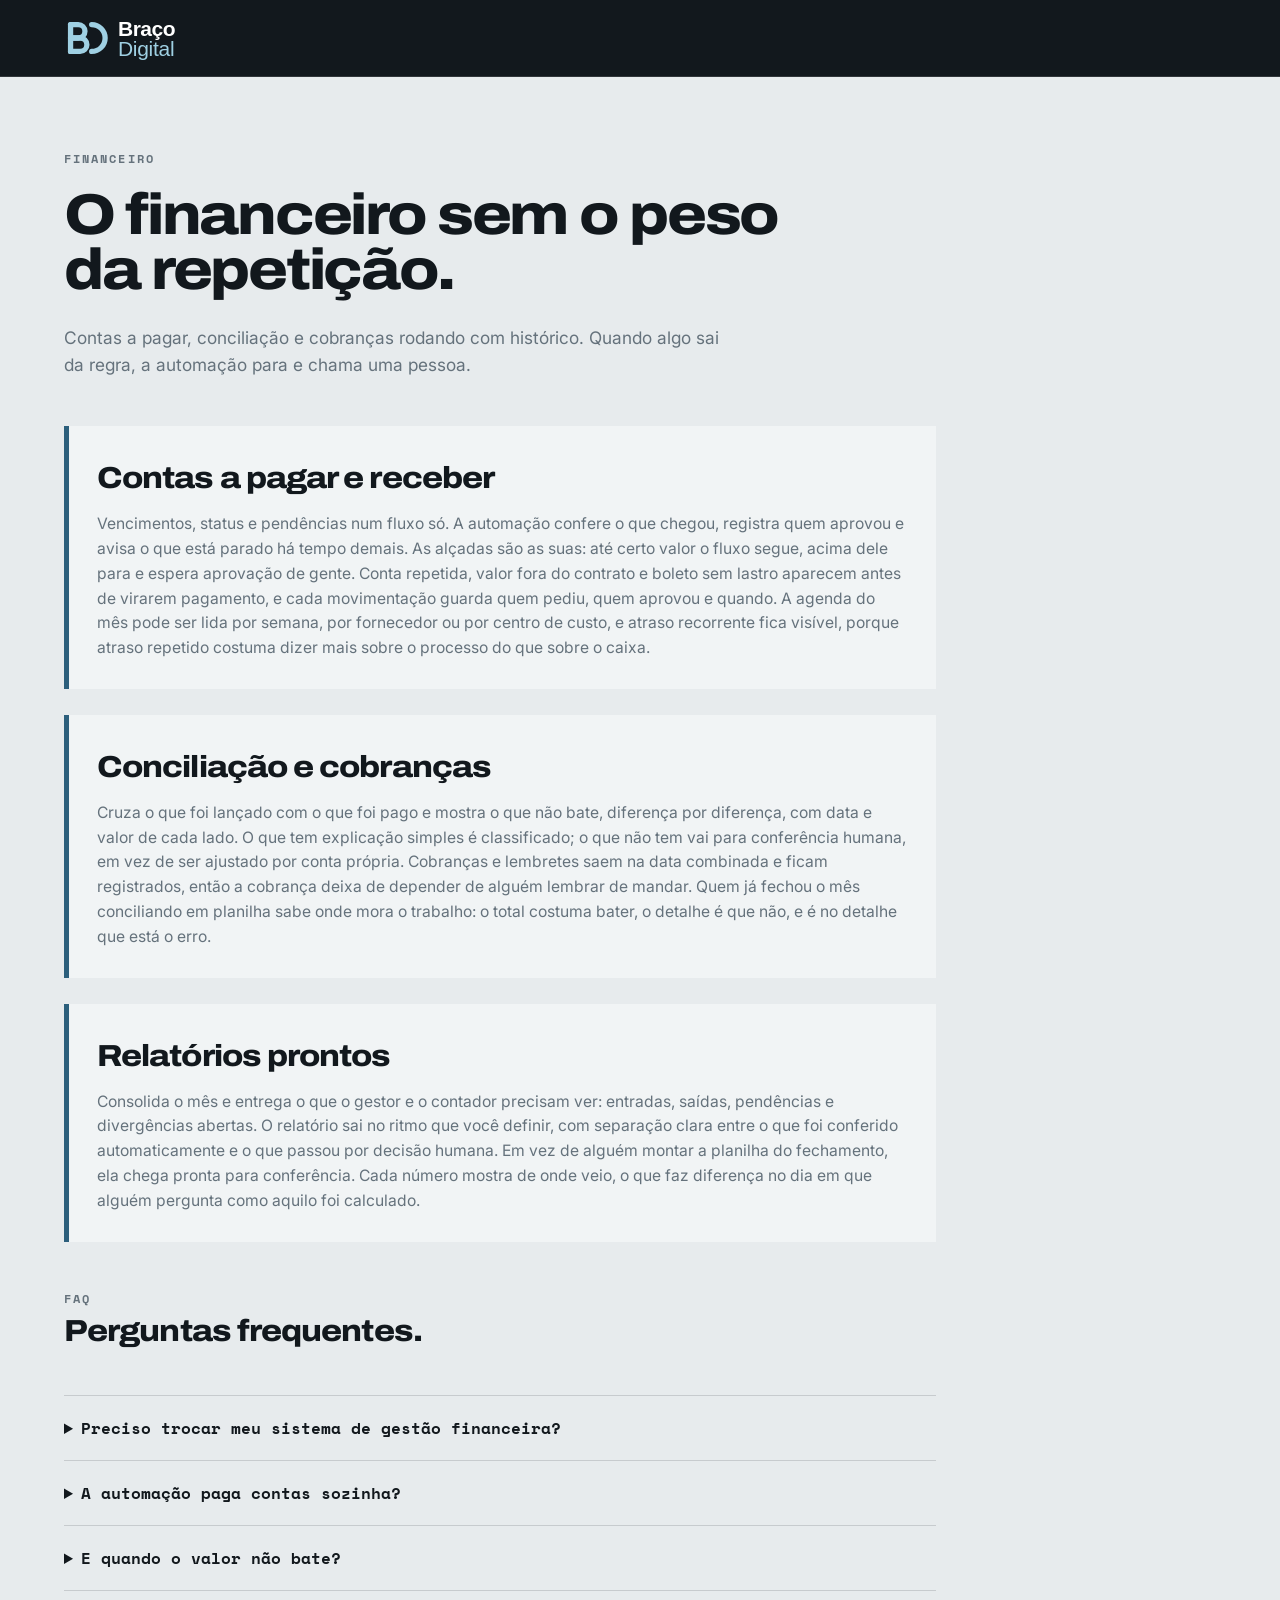
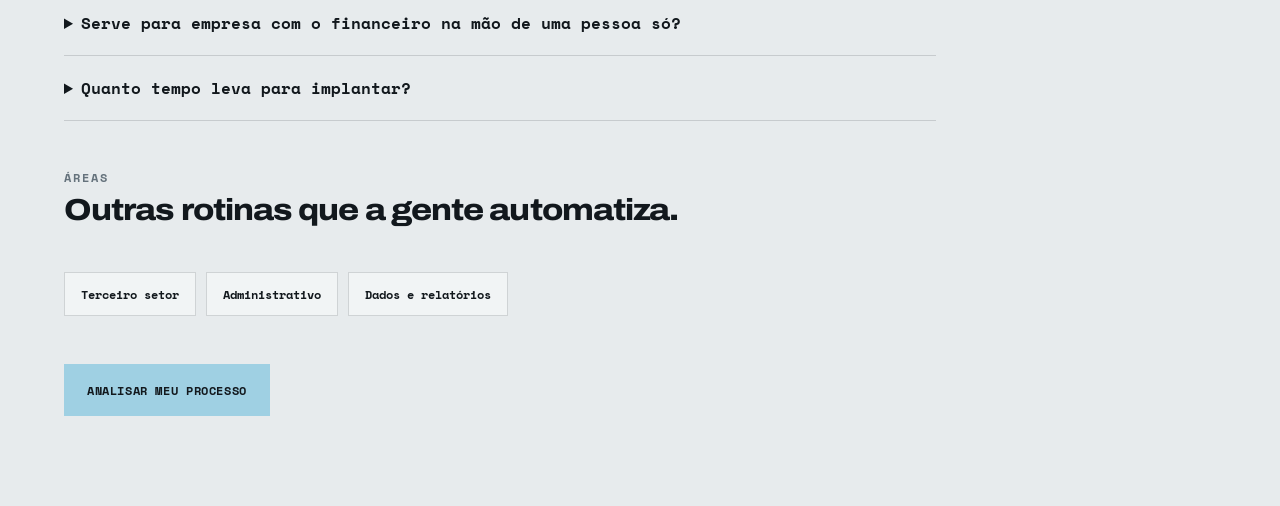
<file: financeiro.html>
<!doctype html>
<html lang="pt-BR">
<head>
  <meta charset="utf-8">
  <meta name="viewport" content="width=device-width,initial-scale=1">
<script async src="https://www.googletagmanager.com/gtag/js?id=G-P51CNDWHR2"></script>
  <title>Financeiro — Braço Digital · automação de processos</title>
  <meta name="description" content="Automação para o financeiro: contas a pagar, conciliação, cobranças e relatórios. Menos trabalho repetitivo, mais controle.">
  <meta property="og:type" content="website">
  <meta property="og:site_name" content="Braço Digital">
  <meta property="og:locale" content="pt_BR">
  <meta property="og:title" content="Financeiro sem trabalho repetitivo">
  <meta property="og:description" content="Contas a pagar, conciliação e cobranças rodando com histórico. Quando algo sai da regra, a automação para e chama uma pessoa.">
  <meta property="og:url" content="https://bracodigital.com.br/financeiro.html">
  <meta property="og:image" content="https://bracodigital.com.br/assets/og-imagem.jpg">
  <meta property="og:image:width" content="1200">
  <meta property="og:image:height" content="630">
  <meta name="twitter:card" content="summary_large_image">
  <link rel="canonical" href="https://bracodigital.com.br/financeiro.html">
  <link rel="icon" href="/assets/favicon.ico" sizes="32x32">
  <link rel="icon" href="/assets/favicon.svg" type="image/svg+xml">
  <link rel="apple-touch-icon" href="/assets/apple-touch-icon.png">
  <link rel="preconnect" href="https://fonts.googleapis.com">
  <link rel="preconnect" href="https://fonts.gstatic.com" crossorigin>
  <link href="https://fonts.googleapis.com/css2?family=Archivo:wdth,wght@62..125,100..900&family=Inter:wght@400;500;600&family=Space+Mono:wght@400;700&display=swap" rel="stylesheet">
  <link rel="stylesheet" href="css/paginas.v2.css?v=seoh1">
  <script type="application/ld+json">
  {
    "@context": "https://schema.org",
    "@type": "BreadcrumbList",
    "itemListElement": [
      {"@type": "ListItem", "position": 1, "name": "Início", "item": "https://bracodigital.com.br/"},
      {"@type": "ListItem", "position": 2, "name": "Financeiro", "item": "https://bracodigital.com.br/financeiro.html"}
    ]
  }
  </script>
  <script type="application/ld+json">
  {
    "@context": "https://schema.org",
    "@type": "Service",
    "name": "Financeiro",
    "description": "Contas a pagar, conciliação e cobranças rodando com histórico. Quando algo sai da regra, a automação para e chama uma pessoa.",
    "provider": {"@id": "https://bracodigital.com.br/#organization"},
    "url": "https://bracodigital.com.br/financeiro.html"
  }
  </script>
  <script type="application/ld+json">
  {
    "@context": "https://schema.org",
    "@type": "FAQPage",
    "mainEntity": [
      {
        "@type": "Question",
        "name": "Preciso trocar meu sistema de gestão financeira?",
        "acceptedAnswer": {
          "@type": "Answer",
          "text": "Não necessariamente. O primeiro passo é olhar o que já existe: banco, sistema, emissor de nota, planilha. Boa parte do ganho vem de conectar o que já está lá, não de substituir."
        }
      },
      {
        "@type": "Question",
        "name": "A automação paga contas sozinha?",
        "acceptedAnswer": {
          "@type": "Answer",
          "text": "Do jeito que assusta, não. Ela prepara, confere e organiza, e o pagamento acontece dentro dos limites e das alçadas que a empresa define. Acima do limite, o fluxo para e espera aprovação."
        }
      },
      {
        "@type": "Question",
        "name": "E quando o valor não bate?",
        "acceptedAnswer": {
          "@type": "Answer",
          "text": "A diferença aparece item por item, com data e valor de cada lado. O que não tem explicação clara vai para conferência humana em vez de ser ajustado por conta própria."
        }
      },
      {
        "@type": "Question",
        "name": "Serve para empresa com o financeiro na mão de uma pessoa só?",
        "acceptedAnswer": {
          "@type": "Answer",
          "text": "Serve, e costuma ser onde o ganho aparece mais rápido. Quando tudo depende de uma pessoa, é ela quem fica fora do ar nas férias, nas emergências e nos dias em que a conta não fecha."
        }
      },
      {
        "@type": "Question",
        "name": "Quanto tempo leva para implantar?",
        "acceptedAnswer": {
          "@type": "Answer",
          "text": "Depende de quantas contas, quantos sistemas e qual o volume do mês. Isso é mapeado na análise inicial, e o prazo sai com número, não com estimativa."
        }
      }
    ]
  }
  </script>
</head>
<body>
  <header class="nav"><a class="brand" href="index.html" aria-label="Braço Digital — início"><img src="assets/marca/logo-light.svg?v=5dd0c38" alt="Braço Digital" width="280" height="48"></a></header>
  <main class="wrap">
    <p class="eyebrow">Financeiro</p>
    <h1>O financeiro sem o peso da repetição.</h1>
    <p class="lead">Contas a pagar, conciliação e cobranças rodando com histórico. Quando algo sai da regra, a automação para e chama uma pessoa.</p>
    <div class="blocks">
      <div class="block"><h2>Contas a pagar e receber</h2><p>Vencimentos, status e pendências num fluxo só. A automação confere o que chegou, registra quem aprovou e avisa o que está parado há tempo demais. As alçadas são as suas: até certo valor o fluxo segue, acima dele para e espera aprovação de gente. Conta repetida, valor fora do contrato e boleto sem lastro aparecem antes de virarem pagamento, e cada movimentação guarda quem pediu, quem aprovou e quando. A agenda do mês pode ser lida por semana, por fornecedor ou por centro de custo, e atraso recorrente fica visível, porque atraso repetido costuma dizer mais sobre o processo do que sobre o caixa.</p></div>
      <div class="block"><h2>Conciliação e cobranças</h2><p>Cruza o que foi lançado com o que foi pago e mostra o que não bate, diferença por diferença, com data e valor de cada lado. O que tem explicação simples é classificado; o que não tem vai para conferência humana, em vez de ser ajustado por conta própria. Cobranças e lembretes saem na data combinada e ficam registrados, então a cobrança deixa de depender de alguém lembrar de mandar. Quem já fechou o mês conciliando em planilha sabe onde mora o trabalho: o total costuma bater, o detalhe é que não, e é no detalhe que está o erro.</p></div>
      <div class="block"><h2>Relatórios prontos</h2><p>Consolida o mês e entrega o que o gestor e o contador precisam ver: entradas, saídas, pendências e divergências abertas. O relatório sai no ritmo que você definir, com separação clara entre o que foi conferido automaticamente e o que passou por decisão humana. Em vez de alguém montar a planilha do fechamento, ela chega pronta para conferência. Cada número mostra de onde veio, o que faz diferença no dia em que alguém pergunta como aquilo foi calculado.</p></div>
    </div>
    <section class="faq-sec" id="faq">
      <p class="eyebrow">FAQ</p>
      <h2>Perguntas frequentes.</h2>
      <div class="faq">
        <details>
          <summary>Preciso trocar meu sistema de gestão financeira?</summary>
          <p>Não necessariamente. O primeiro passo é olhar o que já existe: banco, sistema, emissor de nota, planilha. Boa parte do ganho vem de conectar o que já está lá, não de substituir.</p>
        </details>
        <details>
          <summary>A automação paga contas sozinha?</summary>
          <p>Do jeito que assusta, não. Ela prepara, confere e organiza, e o pagamento acontece dentro dos limites e das alçadas que a empresa define. Acima do limite, o fluxo para e espera aprovação.</p>
        </details>
        <details>
          <summary>E quando o valor não bate?</summary>
          <p>A diferença aparece item por item, com data e valor de cada lado. O que não tem explicação clara vai para conferência humana em vez de ser ajustado por conta própria.</p>
        </details>
        <details>
          <summary>Serve para empresa com o financeiro na mão de uma pessoa só?</summary>
          <p>Serve, e costuma ser onde o ganho aparece mais rápido. Quando tudo depende de uma pessoa, é ela quem fica fora do ar nas férias, nas emergências e nos dias em que a conta não fecha.</p>
        </details>
        <details>
          <summary>Quanto tempo leva para implantar?</summary>
          <p>Depende de quantas contas, quantos sistemas e qual o volume do mês. Isso é mapeado na análise inicial, e o prazo sai com número, não com estimativa.</p>
        </details>
      </div>
    </section>
    <section class="links-sec">
      <p class="eyebrow">Áreas</p>
      <h2>Outras rotinas que a gente automatiza.</h2>
      <nav class="areas" aria-label="Outras páginas de serviço">
        <a class="area-link" href="osc.html">Terceiro setor</a>
        <a class="area-link" href="administrativo.html">Administrativo</a>
        <a class="area-link" href="relatorios.html">Dados e relatórios</a>
        </nav>
    </section>
    <div class="cta"><a class="btn" href="index.html#diagnostico">Analisar meu processo</a></div>
  </main>
  <script src="js/app.v2.js?v=2724a85"></script>
  <a class="wa-float" href="https://wa.me/5521988738405" target="_blank" rel="noopener" aria-label="Falar no WhatsApp">
    <svg viewBox="0 0 24 24" width="26" height="26" aria-hidden="true"><path fill="currentColor" d="M12.04 2C6.58 2 2.13 6.45 2.13 11.91c0 1.75.46 3.45 1.32 4.95L2 22l5.25-1.38a9.9 9.9 0 0 0 4.79 1.22h.01c5.46 0 9.9-4.45 9.9-9.91A9.85 9.85 0 0 0 12.04 2Zm0 18.13h-.01a8.2 8.2 0 0 1-4.19-1.15l-.3-.18-3.12.82.83-3.04-.2-.31a8.2 8.2 0 0 1-1.26-4.37c0-4.54 3.7-8.24 8.25-8.24 2.2 0 4.27.86 5.83 2.42a8.18 8.18 0 0 1 2.41 5.83c0 4.54-3.7 8.22-8.24 8.22Zm4.52-6.16c-.25-.13-1.47-.72-1.69-.8-.23-.09-.4-.13-.56.12-.17.25-.64.8-.78.97-.15.16-.29.18-.54.06-.25-.13-1.05-.39-2-1.23-.73-.66-1.23-1.47-1.38-1.72-.14-.25-.02-.38.11-.51.11-.11.25-.29.37-.43.13-.15.17-.25.25-.41.09-.17.04-.31-.02-.43-.06-.13-.56-1.35-.77-1.84-.2-.48-.41-.42-.56-.43h-.48c-.17 0-.43.06-.66.31-.22.25-.86.85-.86 2.07 0 1.22.89 2.4 1.01 2.56.13.17 1.75 2.67 4.23 3.74.59.26 1.05.41 1.41.52.59.19 1.13.16 1.56.1.48-.07 1.47-.6 1.67-1.18.21-.58.21-1.07.15-1.18-.06-.1-.23-.16-.48-.29Z"/></svg>
  </a>
</body>
</html>
</file>
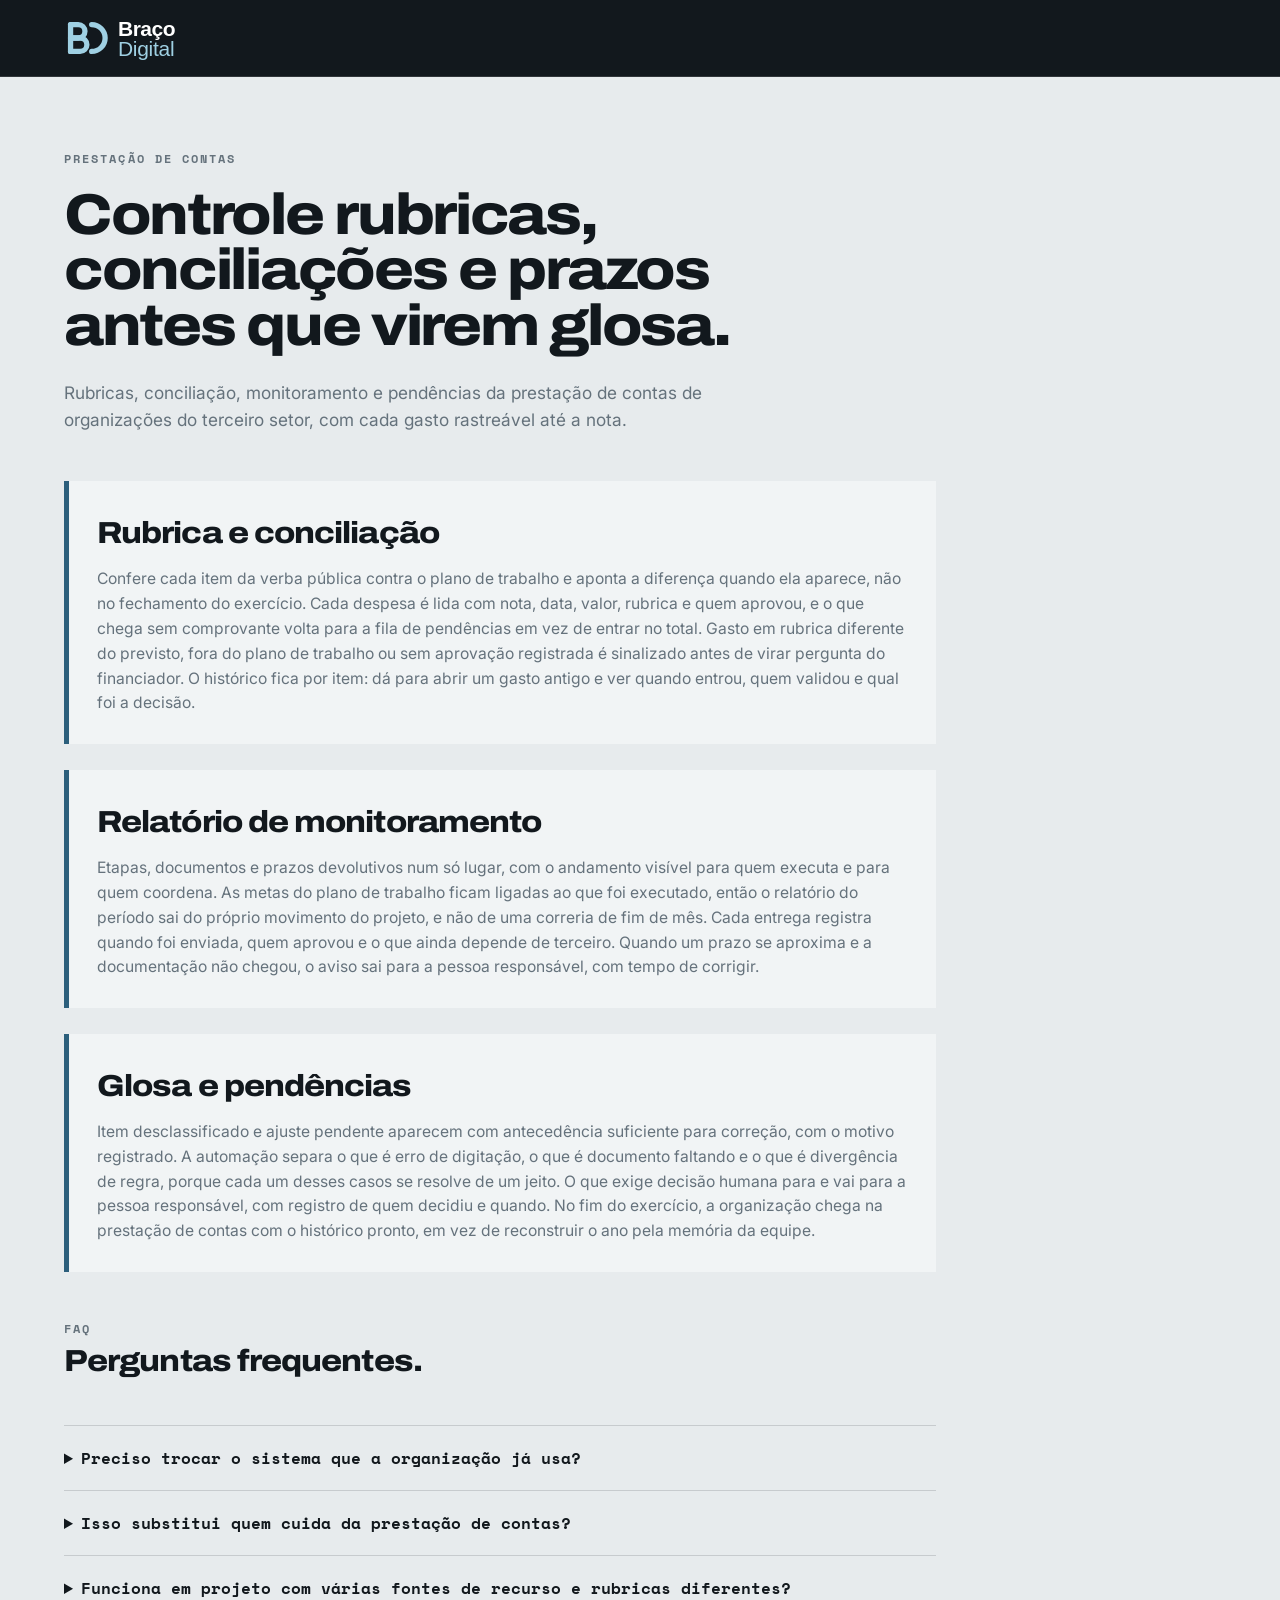
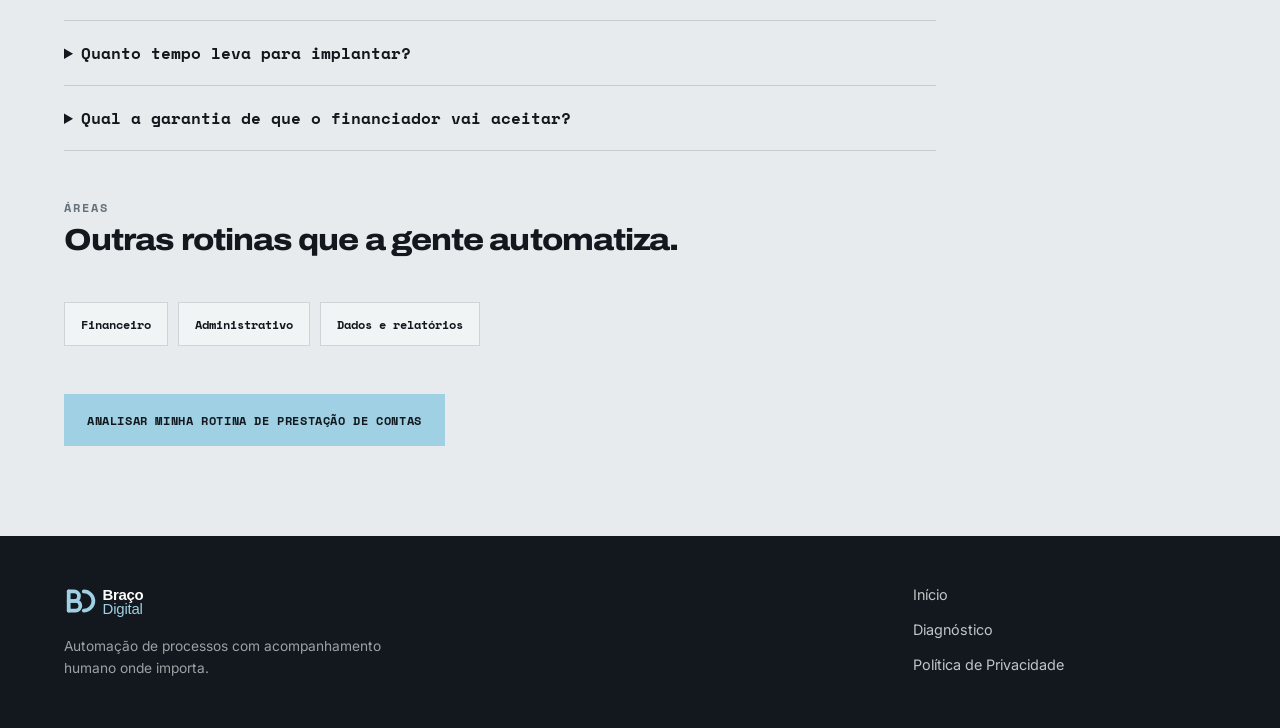
<file: osc.html>
<!doctype html>
<html lang="pt-BR">
<head>
  <meta charset="utf-8">
  <meta name="viewport" content="width=device-width,initial-scale=1">
  <script async src="https://www.googletagmanager.com/gtag/js?id=G-P51CNDWHR2"></script>
  <title>Prestação de contas — Braço Digital · automação de processos</title>
  <meta name="description" content="Automação da prestação de contas para organizações do terceiro setor: rubricas, conciliação, monitoramento, prazos e pendências.">
  <meta property="og:type" content="website">
  <meta property="og:site_name" content="Braço Digital">
  <meta property="og:locale" content="pt_BR">
  <meta property="og:title" content="Prestação de contas sem glosa de última hora">
  <meta property="og:description" content="Rubricas, conciliação, monitoramento e pendências da prestação de contas de organizações do terceiro setor, com cada gasto rastreável até a nota.">
  <meta property="og:url" content="https://bracodigital.com.br/osc.html">
  <meta property="og:image" content="https://bracodigital.com.br/assets/og-imagem.jpg">
  <meta property="og:image:width" content="1200">
  <meta property="og:image:height" content="630">
  <meta name="twitter:card" content="summary_large_image">
  <link rel="canonical" href="https://bracodigital.com.br/osc.html">
  <link rel="icon" href="/assets/favicon.ico" sizes="32x32">
  <link rel="icon" href="/assets/favicon.svg" type="image/svg+xml">
  <link rel="apple-touch-icon" href="/assets/apple-touch-icon.png">
  <link rel="preconnect" href="https://fonts.googleapis.com">
  <link rel="preconnect" href="https://fonts.gstatic.com" crossorigin>
  <link href="https://fonts.googleapis.com/css2?family=Archivo:wdth,wght@62..125,100..900&family=Inter:wght@400;500;600&family=Space+Mono:wght@400;700&display=swap" rel="stylesheet">
  <link rel="stylesheet" href="css/paginas.v2.css?v=seoh1">
  <script type="application/ld+json">
  {
    "@context": "https://schema.org",
    "@type": "BreadcrumbList",
    "itemListElement": [
      {"@type": "ListItem", "position": 1, "name": "Início", "item": "https://bracodigital.com.br/"},
      {"@type": "ListItem", "position": 2, "name": "Prestação de contas", "item": "https://bracodigital.com.br/osc.html"}
    ]
  }
  </script>
  <script type="application/ld+json">
  {
    "@context": "https://schema.org",
    "@type": "Service",
    "name": "Prestação de contas",
    "description": "Rubricas, conciliação, monitoramento e pendências da prestação de contas de organizações do terceiro setor, com cada gasto rastreável até a nota.",
    "provider": {"@id": "https://bracodigital.com.br/#organization"},
    "url": "https://bracodigital.com.br/osc.html"
  }
  </script>
  <script type="application/ld+json">
  {
    "@context": "https://schema.org",
    "@type": "FAQPage",
    "mainEntity": [
      {
        "@type": "Question",
        "name": "Preciso trocar o sistema que a organização já usa?",
        "acceptedAnswer": {
          "@type": "Answer",
          "text": "Não necessariamente. O primeiro passo é olhar o que já existe: planilhas, sistema contábil, pasta de documentos. Boa parte do ganho vem de conectar o que está lá, não de substituir."
        }
      },
      {
        "@type": "Question",
        "name": "Isso substitui quem cuida da prestação de contas?",
        "acceptedAnswer": {
          "@type": "Answer",
          "text": "Não. A automação confere, cruza e avisa; a decisão sobre o que fazer com a diferença continua sendo de gente. A diferença é que ninguém descobre o problema no dia do envio."
        }
      },
      {
        "@type": "Question",
        "name": "Funciona em projeto com várias fontes de recurso e rubricas diferentes?",
        "acceptedAnswer": {
          "@type": "Answer",
          "text": "Sim. Cada fonte e cada rubrica têm regra própria, e o controle é por item, não pelo projeto inteiro. É o que permite ver qual rubrica está estourando sem abrir dez planilhas."
        }
      },
      {
        "@type": "Question",
        "name": "Quanto tempo leva para implantar?",
        "acceptedAnswer": {
          "@type": "Answer",
          "text": "Depende de quantas fontes e rubricas entram e de como os dados chegam hoje. Isso é mapeado na análise inicial, e o prazo sai com número, não com estimativa."
        }
      },
      {
        "@type": "Question",
        "name": "Qual a garantia de que o financiador vai aceitar?",
        "acceptedAnswer": {
          "@type": "Answer",
          "text": "O que a automação garante é o registro: cada gasto com nota, rubrica, aprovador e data, na hora em que acontece. O que cada financiador aceita depende do edital e do órgão, e isso não é a ferramenta que decide."
        }
      }
    ]
  }
  </script>
</head>
<body>
  <header class="nav"><a class="brand" href="index.html" aria-label="Braço Digital — início"><img src="assets/marca/logo-light.svg?v=5dd0c38" alt="Braço Digital" width="280" height="48"></a></header>
  <main class="wrap">
    <p class="eyebrow">Prestação de contas</p>
    <h1>Controle rubricas, conciliações e prazos antes que virem glosa.</h1>
    <p class="lead">Rubricas, conciliação, monitoramento e pendências da prestação de contas de organizações do terceiro setor, com cada gasto rastreável até a nota.</p>
    <div class="blocks">
      <div class="block"><h2>Rubrica e conciliação</h2><p>Confere cada item da verba pública contra o plano de trabalho e aponta a diferença quando ela aparece, não no fechamento do exercício. Cada despesa é lida com nota, data, valor, rubrica e quem aprovou, e o que chega sem comprovante volta para a fila de pendências em vez de entrar no total. Gasto em rubrica diferente do previsto, fora do plano de trabalho ou sem aprovação registrada é sinalizado antes de virar pergunta do financiador. O histórico fica por item: dá para abrir um gasto antigo e ver quando entrou, quem validou e qual foi a decisão.</p></div>
      <div class="block"><h2>Relatório de monitoramento</h2><p>Etapas, documentos e prazos devolutivos num só lugar, com o andamento visível para quem executa e para quem coordena. As metas do plano de trabalho ficam ligadas ao que foi executado, então o relatório do período sai do próprio movimento do projeto, e não de uma correria de fim de mês. Cada entrega registra quando foi enviada, quem aprovou e o que ainda depende de terceiro. Quando um prazo se aproxima e a documentação não chegou, o aviso sai para a pessoa responsável, com tempo de corrigir.</p></div>
      <div class="block"><h2>Glosa e pendências</h2><p>Item desclassificado e ajuste pendente aparecem com antecedência suficiente para correção, com o motivo registrado. A automação separa o que é erro de digitação, o que é documento faltando e o que é divergência de regra, porque cada um desses casos se resolve de um jeito. O que exige decisão humana para e vai para a pessoa responsável, com registro de quem decidiu e quando. No fim do exercício, a organização chega na prestação de contas com o histórico pronto, em vez de reconstruir o ano pela memória da equipe.</p></div>
    </div>
    <section class="faq-sec" id="faq">
      <p class="eyebrow">FAQ</p>
      <h2>Perguntas frequentes.</h2>
      <div class="faq">
        <details>
          <summary>Preciso trocar o sistema que a organização já usa?</summary>
          <p>Não necessariamente. O primeiro passo é olhar o que já existe: planilhas, sistema contábil, pasta de documentos. Boa parte do ganho vem de conectar o que está lá, não de substituir.</p>
        </details>
        <details>
          <summary>Isso substitui quem cuida da prestação de contas?</summary>
          <p>Não. A automação confere, cruza e avisa; a decisão sobre o que fazer com a diferença continua sendo de gente. A diferença é que ninguém descobre o problema no dia do envio.</p>
        </details>
        <details>
          <summary>Funciona em projeto com várias fontes de recurso e rubricas diferentes?</summary>
          <p>Sim. Cada fonte e cada rubrica têm regra própria, e o controle é por item, não pelo projeto inteiro. É o que permite ver qual rubrica está estourando sem abrir dez planilhas.</p>
        </details>
        <details>
          <summary>Quanto tempo leva para implantar?</summary>
          <p>Depende de quantas fontes e rubricas entram e de como os dados chegam hoje. Isso é mapeado na análise inicial, e o prazo sai com número, não com estimativa.</p>
        </details>
        <details>
          <summary>Qual a garantia de que o financiador vai aceitar?</summary>
          <p>O que a automação garante é o registro: cada gasto com nota, rubrica, aprovador e data, na hora em que acontece. O que cada financiador aceita depende do edital e do órgão, e isso não é a ferramenta que decide.</p>
        </details>
      </div>
    </section>
    <section class="links-sec">
      <p class="eyebrow">Áreas</p>
      <h2>Outras rotinas que a gente automatiza.</h2>
      <nav class="areas" aria-label="Outras páginas de serviço">
        <a class="area-link" href="financeiro.html">Financeiro</a>
        <a class="area-link" href="administrativo.html">Administrativo</a>
        <a class="area-link" href="relatorios.html">Dados e relatórios</a>
        </nav>
    </section>
    <div class="cta"><a class="btn" href="index.html#diagnostico">Analisar minha rotina de prestação de contas</a></div>
  </main>
  <footer class="footer">
    <div class="footer-grid">
      <div class="footer-brand">
        <img src="assets/marca/logo-light.svg?v=5dd0c38" alt="Braço Digital" width="280" height="48">
        <p>Automação de processos com acompanhamento humano onde importa.</p>
      </div>
      <nav class="footer-links" aria-label="Navegação do rodapé">
        <a href="index.html">Início</a>
        <a href="index.html#diagnostico">Diagnóstico</a>
        <a href="politica-de-privacidade.html">Política de Privacidade</a>
      </nav>
    </div>
  </footer>
  <script src="js/app.v2.js?v=2724a85"></script>
  <a class="wa-float" href="https://wa.me/5521988738405" target="_blank" rel="noopener" aria-label="Falar no WhatsApp">
    <svg viewBox="0 0 24 24" width="26" height="26" aria-hidden="true"><path fill="currentColor" d="M12.04 2C6.58 2 2.13 6.45 2.13 11.91c0 1.75.46 3.45 1.32 4.95L2 22l5.25-1.38a9.9 9.9 0 0 0 4.79 1.22h.01c5.46 0 9.9-4.45 9.9-9.91A9.85 9.85 0 0 0 12.04 2Zm0 18.13h-.01a8.2 8.2 0 0 1-4.19-1.15l-.3-.18-3.12.82.83-3.04-.2-.31a8.2 8.2 0 0 1-1.26-4.37c0-4.54 3.7-8.24 8.25-8.24 2.2 0 4.27.86 5.83 2.42a8.18 8.18 0 0 1 2.41 5.83c0 4.54-3.7 8.22-8.24 8.22Zm4.52-6.16c-.25-.13-1.47-.72-1.69-.8-.23-.09-.4-.13-.56.12-.17.25-.64.8-.78.97-.15.16-.29.18-.54.06-.25-.13-1.05-.39-2-1.23-.73-.66-1.23-1.47-1.38-1.72-.14-.25-.02-.38.11-.51.11-.11.25-.29.37-.43.13-.15.17-.25.25-.41.09-.17.04-.31-.02-.43-.06-.13-.56-1.35-.77-1.84-.2-.48-.41-.42-.56-.43h-.48c-.17 0-.43.06-.66.31-.22.25-.86.85-.86 2.07 0 1.22.89 2.4 1.01 2.56.13.17 1.75 2.67 4.23 3.74.59.26 1.05.41 1.41.52.59.19 1.13.16 1.56.1.48-.07 1.47-.6 1.67-1.18.21-.58.21-1.07.15-1.18-.06-.1-.23-.16-.48-.29Z"/></svg>
  </a>
</body>
</html>
</file>
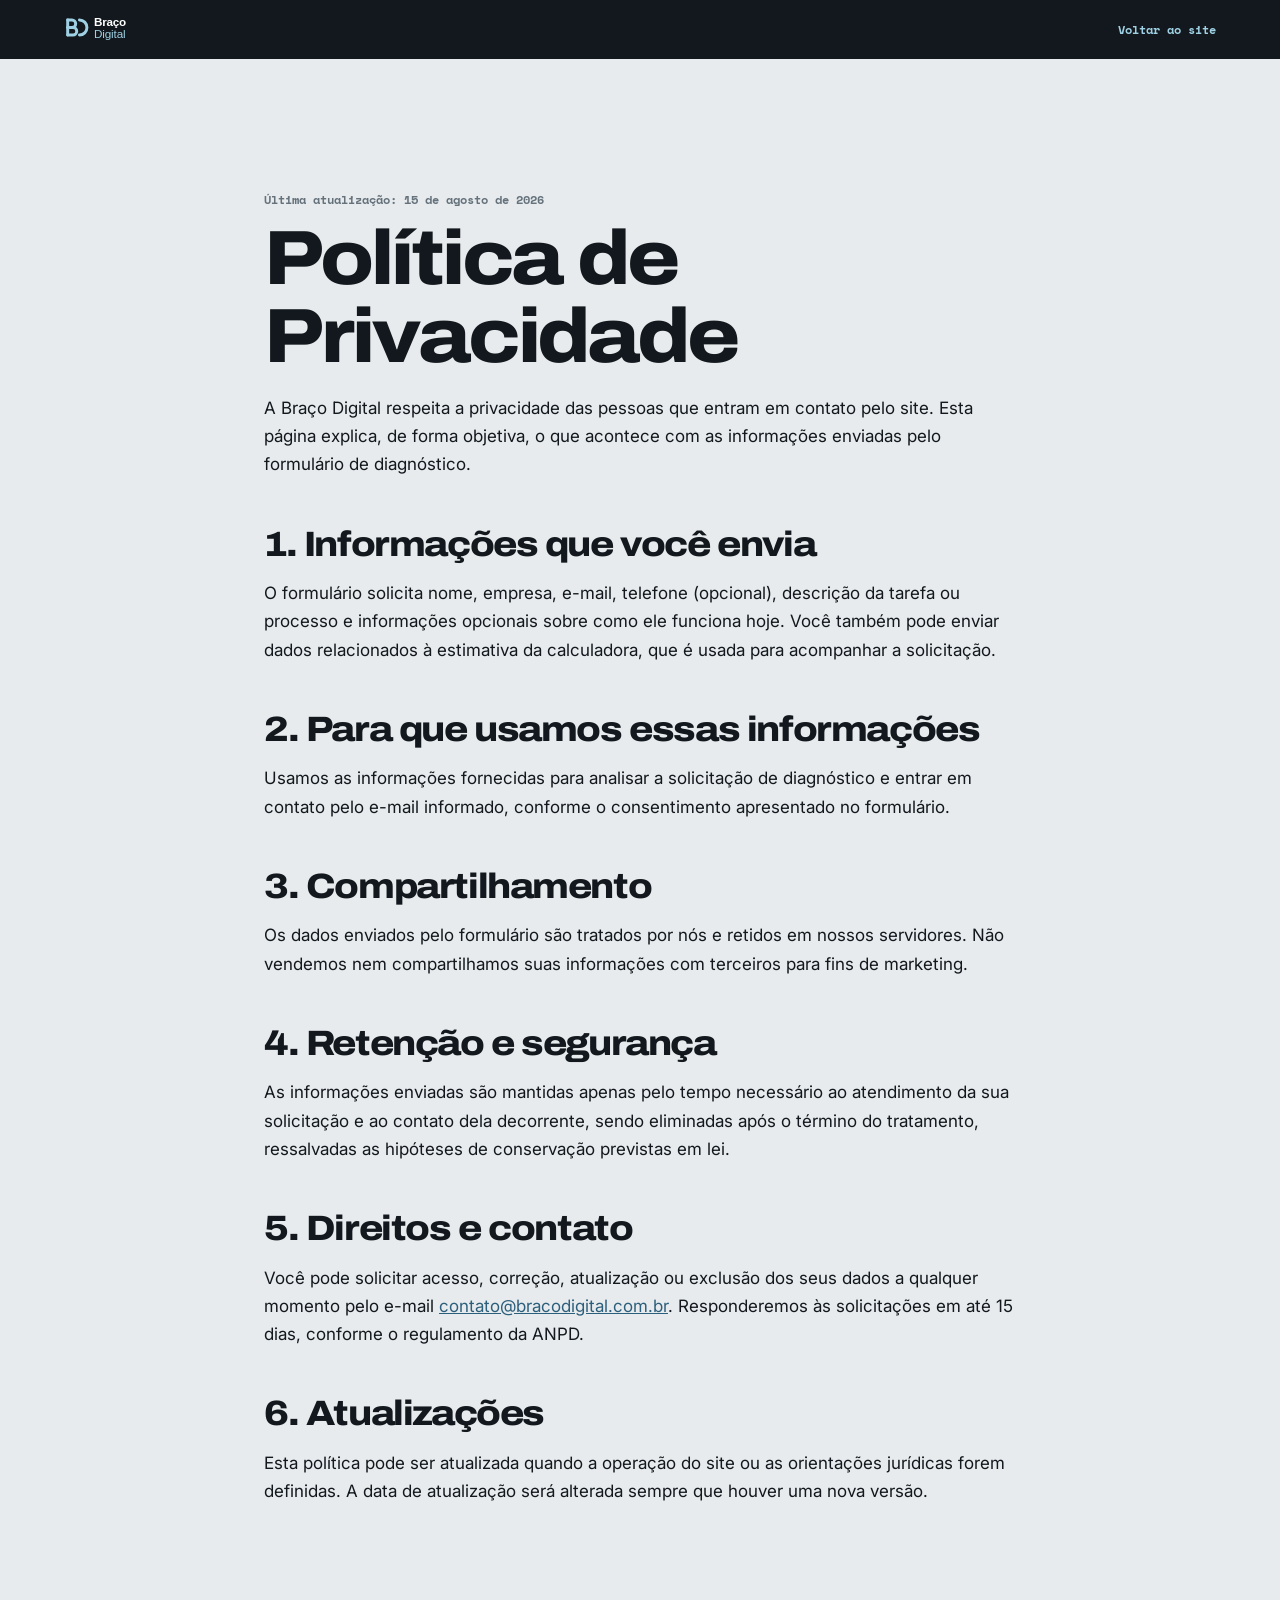
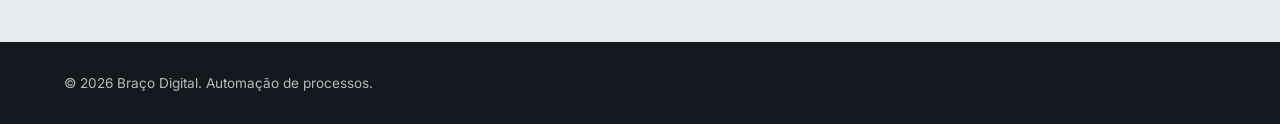
<file: politica-de-privacidade.html>
<!doctype html>
<html lang="pt-BR">
<head>
  <meta charset="utf-8">
  <meta name="viewport" content="width=device-width,initial-scale=1">
<script async src="https://www.googletagmanager.com/gtag/js?id=G-P51CNDWHR2"></script>
  <title>Política de Privacidade — Braço Digital</title>
  <meta name="description" content="Informações sobre o uso dos dados enviados pelo formulário da Braço Digital.">
  <meta property="og:type" content="website">
  <meta property="og:site_name" content="Braço Digital">
  <meta property="og:locale" content="pt_BR">
  <meta property="og:title" content="Política de Privacidade — Braço Digital">
  <meta property="og:description" content="Como a Braço Digital trata os dados enviados pelo formulário de contato.">
  <meta property="og:url" content="https://bracodigital.com.br/politica-de-privacidade.html">
  <meta property="og:image" content="https://bracodigital.com.br/assets/og-imagem.jpg">
  <meta property="og:image:width" content="1200">
  <meta property="og:image:height" content="630">
  <meta name="twitter:card" content="summary_large_image">
  <link rel="canonical" href="https://bracodigital.com.br/politica-de-privacidade.html">
  <link rel="icon" href="/assets/favicon.ico" sizes="32x32">
  <link rel="icon" href="/assets/favicon.svg" type="image/svg+xml">
  <link rel="apple-touch-icon" href="/assets/apple-touch-icon.png">
  <link rel="stylesheet" href="https://fonts.googleapis.com/css2?family=Archivo:wdth,wght@62..125,100..900&family=Inter:wght@400;500;600&family=Space+Mono:wght@400;700&display=swap">
  <link rel="stylesheet" href="css/politica.v2.css?v=d9f2841">
</head>
<body>
  <header class="nav"><a href="index.html" aria-label="Voltar para a página inicial"><img src="assets/marca/logo-light.svg?v=5dd0c38" alt="Braço Digital" width="280" height="48"></a><a href="index.html">Voltar ao site</a></header>
  <main>
    <p class="updated">Última atualização: 15 de agosto de 2026</p>
    <h1>Política de Privacidade</h1>
    <p>A Braço Digital respeita a privacidade das pessoas que entram em contato pelo site. Esta página explica, de forma objetiva, o que acontece com as informações enviadas pelo formulário de diagnóstico.</p>
    <h2>1. Informações que você envia</h2>
    <p>O formulário solicita nome, empresa, e-mail, telefone (opcional), descrição da tarefa ou processo e informações opcionais sobre como ele funciona hoje. Você também pode enviar dados relacionados à estimativa da calculadora, que é usada para acompanhar a solicitação.</p>
    <h2>2. Para que usamos essas informações</h2>
    <p>Usamos as informações fornecidas para analisar a solicitação de diagnóstico e entrar em contato pelo e-mail informado, conforme o consentimento apresentado no formulário.</p>
    <h2>3. Compartilhamento</h2>
    <p>Os dados enviados pelo formulário são tratados por nós e retidos em nossos servidores. Não vendemos nem compartilhamos suas informações com terceiros para fins de marketing.</p>
    <h2>4. Retenção e segurança</h2>
    <p>As informações enviadas são mantidas apenas pelo tempo necessário ao atendimento da sua solicitação e ao contato dela decorrente, sendo eliminadas após o término do tratamento, ressalvadas as hipóteses de conservação previstas em lei.</p>
    <h2>5. Direitos e contato</h2>
    <p>Você pode solicitar acesso, correção, atualização ou exclusão dos seus dados a qualquer momento pelo e-mail <a href="mailto:contato@bracodigital.com.br">contato@bracodigital.com.br</a>. Responderemos às solicitações em até 15 dias, conforme o regulamento da ANPD.</p>
    <h2>6. Atualizações</h2>
    <p>Esta política pode ser atualizada quando a operação do site ou as orientações jurídicas forem definidas. A data de atualização será alterada sempre que houver uma nova versão.</p>
  </main>
  <footer>© <span id="ano">2026</span> Braço Digital. Automação de processos.</footer>
  <script src="js/app.v2.js?v=2724a85"></script>
  <a class="wa-float" href="https://wa.me/5521988738405" target="_blank" rel="noopener" aria-label="Falar no WhatsApp">
    <svg viewBox="0 0 24 24" width="26" height="26" aria-hidden="true"><path fill="currentColor" d="M12.04 2C6.58 2 2.13 6.45 2.13 11.91c0 1.75.46 3.45 1.32 4.95L2 22l5.25-1.38a9.9 9.9 0 0 0 4.79 1.22h.01c5.46 0 9.9-4.45 9.9-9.91A9.85 9.85 0 0 0 12.04 2Zm0 18.13h-.01a8.2 8.2 0 0 1-4.19-1.15l-.3-.18-3.12.82.83-3.04-.2-.31a8.2 8.2 0 0 1-1.26-4.37c0-4.54 3.7-8.24 8.25-8.24 2.2 0 4.27.86 5.83 2.42a8.18 8.18 0 0 1 2.41 5.83c0 4.54-3.7 8.22-8.24 8.22Zm4.52-6.16c-.25-.13-1.47-.72-1.69-.8-.23-.09-.4-.13-.56.12-.17.25-.64.8-.78.97-.15.16-.29.18-.54.06-.25-.13-1.05-.39-2-1.23-.73-.66-1.23-1.47-1.38-1.72-.14-.25-.02-.38.11-.51.11-.11.25-.29.37-.43.13-.15.17-.25.25-.41.09-.17.04-.31-.02-.43-.06-.13-.56-1.35-.77-1.84-.2-.48-.41-.42-.56-.43h-.48c-.17 0-.43.06-.66.31-.22.25-.86.85-.86 2.07 0 1.22.89 2.4 1.01 2.56.13.17 1.75 2.67 4.23 3.74.59.26 1.05.41 1.41.52.59.19 1.13.16 1.56.1.48-.07 1.47-.6 1.67-1.18.21-.58.21-1.07.15-1.18-.06-.1-.23-.16-.48-.29Z"/></svg>
  </a>
</body>
</html>
</file>
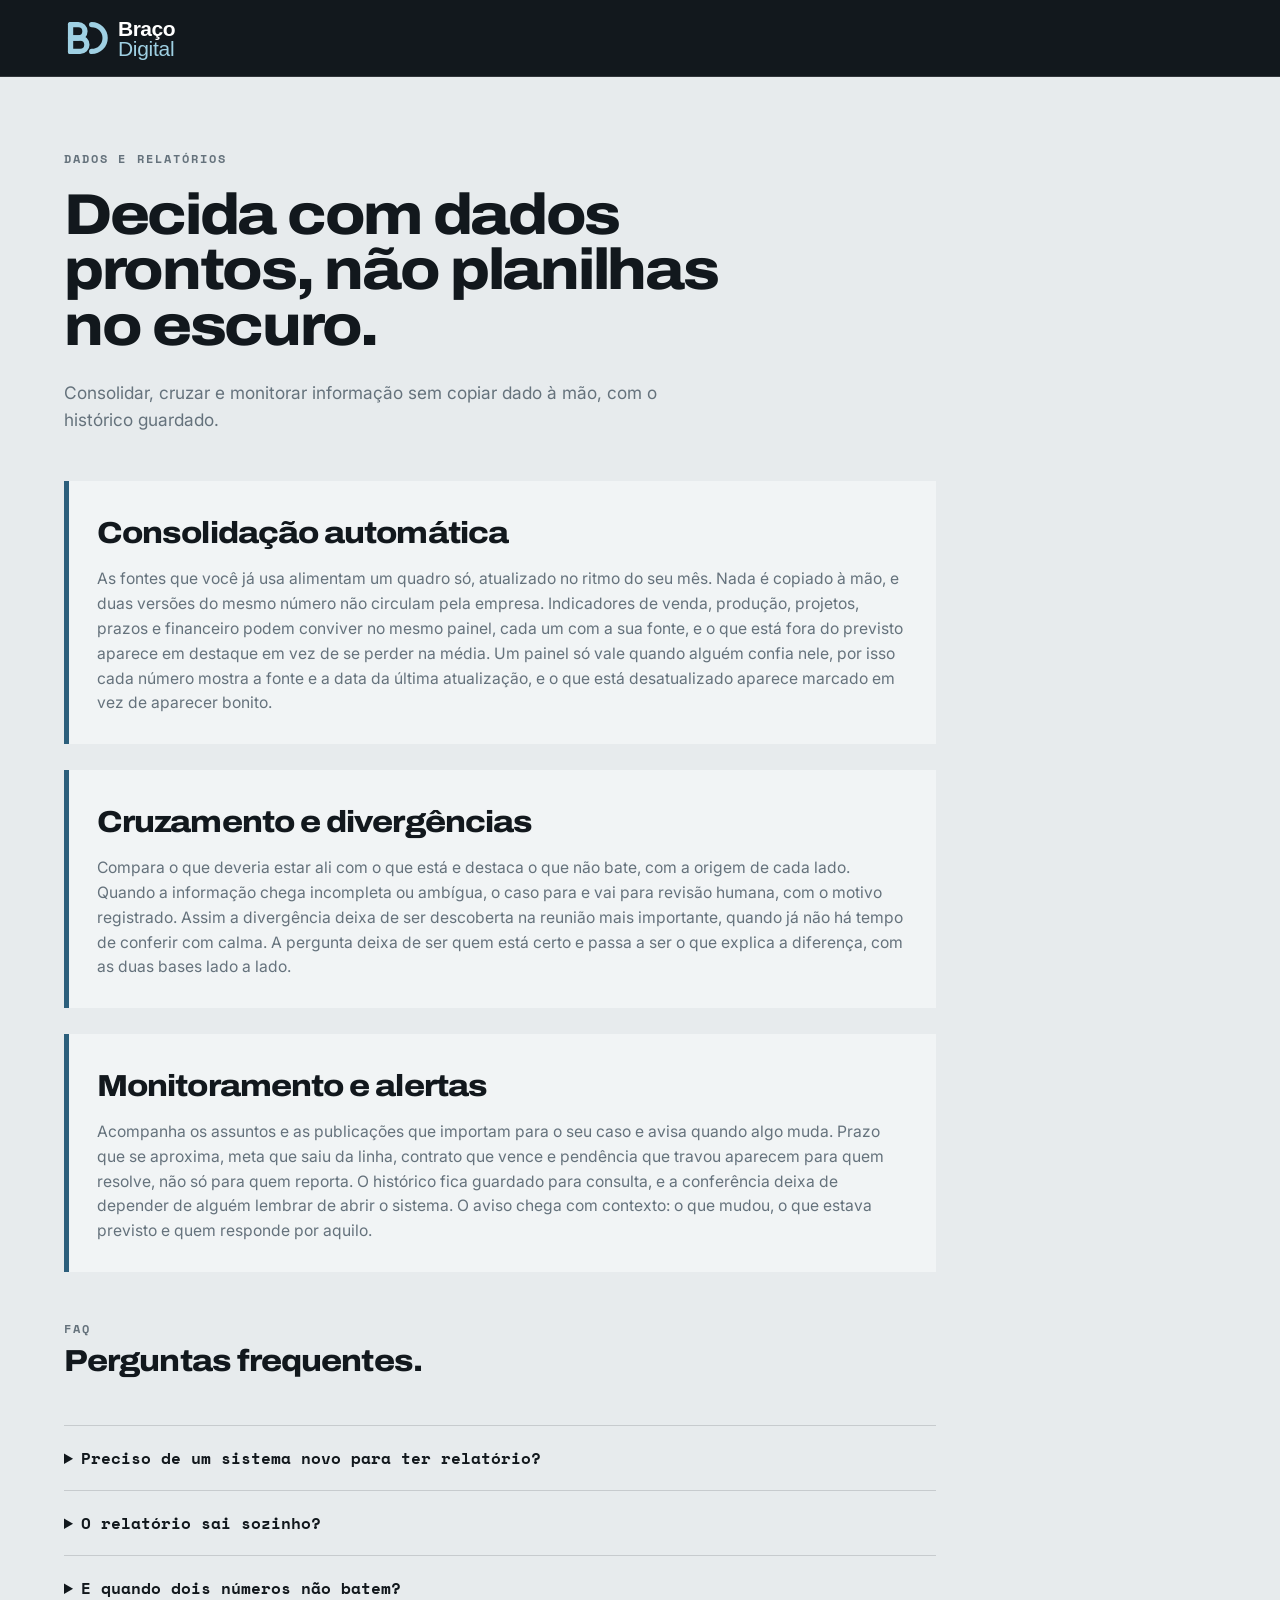
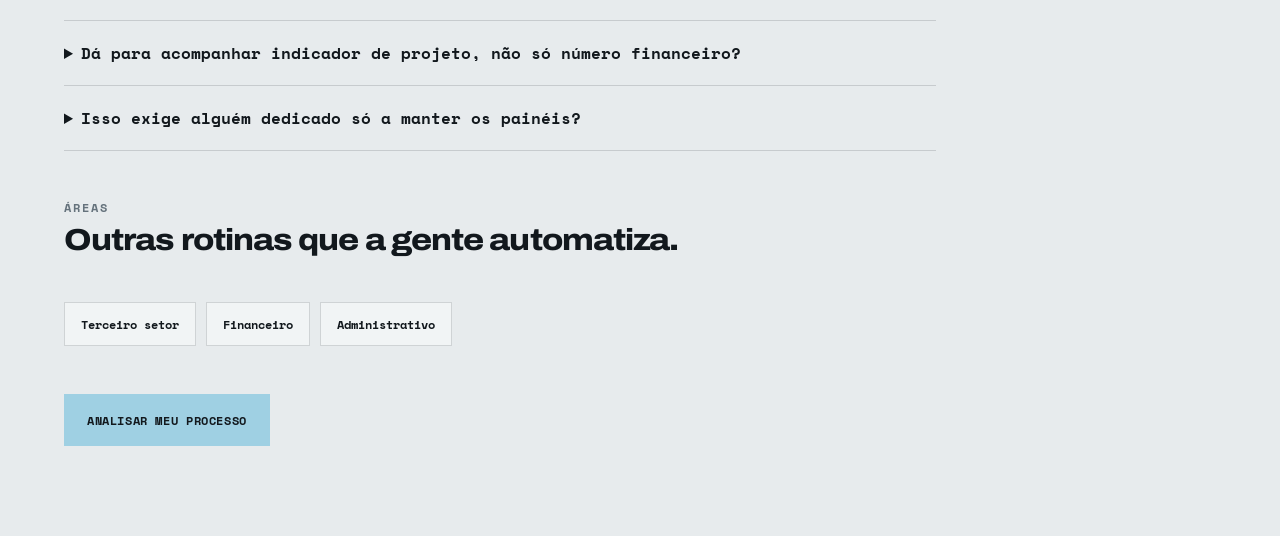
<file: relatorios.html>
<!doctype html>
<html lang="pt-BR">
<head>
  <meta charset="utf-8">
  <meta name="viewport" content="width=device-width,initial-scale=1">
<script async src="https://www.googletagmanager.com/gtag/js?id=G-P51CNDWHR2"></script>
  <title>Dados e relatórios — Braço Digital · automação de processos</title>
  <meta name="description" content="Automação de dados e relatórios: consolidação, cruzamento e monitoramento. Decida com informação organizada e atualizada.">
  <meta property="og:type" content="website">
  <meta property="og:site_name" content="Braço Digital">
  <meta property="og:locale" content="pt_BR">
  <meta property="og:title" content="Relatórios prontos antes da reunião">
  <meta property="og:description" content="Consolidação e cruzamento de dados automáticos, para decidir com informação atualizada.">
  <meta property="og:url" content="https://bracodigital.com.br/relatorios.html">
  <meta property="og:image" content="https://bracodigital.com.br/assets/og-imagem.jpg">
  <meta property="og:image:width" content="1200">
  <meta property="og:image:height" content="630">
  <meta name="twitter:card" content="summary_large_image">
  <link rel="canonical" href="https://bracodigital.com.br/relatorios.html">
  <link rel="icon" href="/assets/favicon.ico" sizes="32x32">
  <link rel="icon" href="/assets/favicon.svg" type="image/svg+xml">
  <link rel="apple-touch-icon" href="/assets/apple-touch-icon.png">
  <link rel="preconnect" href="https://fonts.googleapis.com">
  <link rel="preconnect" href="https://fonts.gstatic.com" crossorigin>
  <link href="https://fonts.googleapis.com/css2?family=Archivo:wdth,wght@62..125,100..900&family=Inter:wght@400;500;600&family=Space+Mono:wght@400;700&display=swap" rel="stylesheet">
  <link rel="stylesheet" href="css/paginas.v2.css?v=seoh1">
  <script type="application/ld+json">
  {
    "@context": "https://schema.org",
    "@type": "BreadcrumbList",
    "itemListElement": [
      {"@type": "ListItem", "position": 1, "name": "Início", "item": "https://bracodigital.com.br/"},
      {"@type": "ListItem", "position": 2, "name": "Dados e relatórios", "item": "https://bracodigital.com.br/relatorios.html"}
    ]
  }
  </script>
  <script type="application/ld+json">
  {
    "@context": "https://schema.org",
    "@type": "Service",
    "name": "Dados e relatórios",
    "description": "Consolidar, cruzar e monitorar informação sem copiar dado à mão, com o histórico guardado.",
    "provider": {"@id": "https://bracodigital.com.br/#organization"},
    "url": "https://bracodigital.com.br/relatorios.html"
  }
  </script>
  <script type="application/ld+json">
  {
    "@context": "https://schema.org",
    "@type": "FAQPage",
    "mainEntity": [
      {
        "@type": "Question",
        "name": "Preciso de um sistema novo para ter relatório?",
        "acceptedAnswer": {
          "@type": "Answer",
          "text": "Na maioria dos casos, não. Se os dados já existem em algum lugar, o trabalho é ligar as fontes e organizar a saída. Trocar de sistema é decisão de outra ordem, e só entra se fizer sentido por outros motivos."
        }
      },
      {
        "@type": "Question",
        "name": "O relatório sai sozinho?",
        "acceptedAnswer": {
          "@type": "Answer",
          "text": "Sai no ritmo que a empresa definir: diário, semanal, no fechamento do mês. O que exige julgamento continua passando por gente, com o motivo registrado."
        }
      },
      {
        "@type": "Question",
        "name": "E quando dois números não batem?",
        "acceptedAnswer": {
          "@type": "Answer",
          "text": "A divergência é destacada em vez de escondida, com a origem de cada lado. Decidir qual número vale é decisão humana, e fica registrado quem decidiu."
        }
      },
      {
        "@type": "Question",
        "name": "Dá para acompanhar indicador de projeto, não só número financeiro?",
        "acceptedAnswer": {
          "@type": "Answer",
          "text": "Sim. Prazo, etapa, meta, execução e pendência entram no mesmo painel, com o que está fora do previsto em destaque."
        }
      },
      {
        "@type": "Question",
        "name": "Isso exige alguém dedicado só a manter os painéis?",
        "acceptedAnswer": {
          "@type": "Answer",
          "text": "Não. A manutenção faz parte do que implantamos. Se o painel depender de alguém dentro da empresa virar analista de dados, ele para de ser atualizado no primeiro mês cheio."
        }
      }
    ]
  }
  </script>
</head>
<body>
  <header class="nav"><a class="brand" href="index.html" aria-label="Braço Digital — início"><img src="assets/marca/logo-light.svg?v=5dd0c38" alt="Braço Digital" width="280" height="48"></a></header>
  <main class="wrap">
    <p class="eyebrow">Dados e relatórios</p>
    <h1>Decida com dados prontos, não planilhas no escuro.</h1>
    <p class="lead">Consolidar, cruzar e monitorar informação sem copiar dado à mão, com o histórico guardado.</p>
    <div class="blocks">
      <div class="block"><h2>Consolidação automática</h2><p>As fontes que você já usa alimentam um quadro só, atualizado no ritmo do seu mês. Nada é copiado à mão, e duas versões do mesmo número não circulam pela empresa. Indicadores de venda, produção, projetos, prazos e financeiro podem conviver no mesmo painel, cada um com a sua fonte, e o que está fora do previsto aparece em destaque em vez de se perder na média. Um painel só vale quando alguém confia nele, por isso cada número mostra a fonte e a data da última atualização, e o que está desatualizado aparece marcado em vez de aparecer bonito.</p></div>
      <div class="block"><h2>Cruzamento e divergências</h2><p>Compara o que deveria estar ali com o que está e destaca o que não bate, com a origem de cada lado. Quando a informação chega incompleta ou ambígua, o caso para e vai para revisão humana, com o motivo registrado. Assim a divergência deixa de ser descoberta na reunião mais importante, quando já não há tempo de conferir com calma. A pergunta deixa de ser quem está certo e passa a ser o que explica a diferença, com as duas bases lado a lado.</p></div>
      <div class="block"><h2>Monitoramento e alertas</h2><p>Acompanha os assuntos e as publicações que importam para o seu caso e avisa quando algo muda. Prazo que se aproxima, meta que saiu da linha, contrato que vence e pendência que travou aparecem para quem resolve, não só para quem reporta. O histórico fica guardado para consulta, e a conferência deixa de depender de alguém lembrar de abrir o sistema. O aviso chega com contexto: o que mudou, o que estava previsto e quem responde por aquilo.</p></div>
    </div>
    <section class="faq-sec" id="faq">
      <p class="eyebrow">FAQ</p>
      <h2>Perguntas frequentes.</h2>
      <div class="faq">
        <details>
          <summary>Preciso de um sistema novo para ter relatório?</summary>
          <p>Na maioria dos casos, não. Se os dados já existem em algum lugar, o trabalho é ligar as fontes e organizar a saída. Trocar de sistema é decisão de outra ordem, e só entra se fizer sentido por outros motivos.</p>
        </details>
        <details>
          <summary>O relatório sai sozinho?</summary>
          <p>Sai no ritmo que a empresa definir: diário, semanal, no fechamento do mês. O que exige julgamento continua passando por gente, com o motivo registrado.</p>
        </details>
        <details>
          <summary>E quando dois números não batem?</summary>
          <p>A divergência é destacada em vez de escondida, com a origem de cada lado. Decidir qual número vale é decisão humana, e fica registrado quem decidiu.</p>
        </details>
        <details>
          <summary>Dá para acompanhar indicador de projeto, não só número financeiro?</summary>
          <p>Sim. Prazo, etapa, meta, execução e pendência entram no mesmo painel, com o que está fora do previsto em destaque.</p>
        </details>
        <details>
          <summary>Isso exige alguém dedicado só a manter os painéis?</summary>
          <p>Não. A manutenção faz parte do que implantamos. Se o painel depender de alguém dentro da empresa virar analista de dados, ele para de ser atualizado no primeiro mês cheio.</p>
        </details>
      </div>
    </section>
    <section class="links-sec">
      <p class="eyebrow">Áreas</p>
      <h2>Outras rotinas que a gente automatiza.</h2>
      <nav class="areas" aria-label="Outras páginas de serviço">
        <a class="area-link" href="osc.html">Terceiro setor</a>
        <a class="area-link" href="financeiro.html">Financeiro</a>
        <a class="area-link" href="administrativo.html">Administrativo</a>
        </nav>
    </section>
    <div class="cta"><a class="btn" href="index.html#diagnostico">Analisar meu processo</a></div>
  </main>
  <script src="js/app.v2.js?v=2724a85"></script>
  <a class="wa-float" href="https://wa.me/5521988738405" target="_blank" rel="noopener" aria-label="Falar no WhatsApp">
    <svg viewBox="0 0 24 24" width="26" height="26" aria-hidden="true"><path fill="currentColor" d="M12.04 2C6.58 2 2.13 6.45 2.13 11.91c0 1.75.46 3.45 1.32 4.95L2 22l5.25-1.38a9.9 9.9 0 0 0 4.79 1.22h.01c5.46 0 9.9-4.45 9.9-9.91A9.85 9.85 0 0 0 12.04 2Zm0 18.13h-.01a8.2 8.2 0 0 1-4.19-1.15l-.3-.18-3.12.82.83-3.04-.2-.31a8.2 8.2 0 0 1-1.26-4.37c0-4.54 3.7-8.24 8.25-8.24 2.2 0 4.27.86 5.83 2.42a8.18 8.18 0 0 1 2.41 5.83c0 4.54-3.7 8.22-8.24 8.22Zm4.52-6.16c-.25-.13-1.47-.72-1.69-.8-.23-.09-.4-.13-.56.12-.17.25-.64.8-.78.97-.15.16-.29.18-.54.06-.25-.13-1.05-.39-2-1.23-.73-.66-1.23-1.47-1.38-1.72-.14-.25-.02-.38.11-.51.11-.11.25-.29.37-.43.13-.15.17-.25.25-.41.09-.17.04-.31-.02-.43-.06-.13-.56-1.35-.77-1.84-.2-.48-.41-.42-.56-.43h-.48c-.17 0-.43.06-.66.31-.22.25-.86.85-.86 2.07 0 1.22.89 2.4 1.01 2.56.13.17 1.75 2.67 4.23 3.74.59.26 1.05.41 1.41.52.59.19 1.13.16 1.56.1.48-.07 1.47-.6 1.67-1.18.21-.58.21-1.07.15-1.18-.06-.1-.23-.16-.48-.29Z"/></svg>
  </a>
</body>
</html>
</file>
<file: css/index.v2.css>
:root{--gelo:#e7ebed;--papel:#f1f4f5;--tinta:#12181d;--tinta2:#1b232a;--grafite:#65727c;--sinal:#9fd0e3;--fiorde:#2c5f7c;--alerta:#a63a4e;--display:'Archivo',system-ui,sans-serif;--corpo:'Inter',system-ui,sans-serif;--mono:'Space Mono',monospace;--mx:clamp(20px,5vw,88px);--borda:1px solid rgba(18,24,29,.15);--ease:cubic-bezier(.16,1,.3,1)}
*{box-sizing:border-box}html{scroll-behavior:smooth;scroll-padding-top:82px}body{margin:0;background:var(--gelo);color:var(--tinta);font:17px/1.58 var(--corpo);overflow-x:hidden}img{display:block;max-width:100%}a{color:inherit}:focus-visible{outline:3px solid var(--sinal);outline-offset:3px}::selection{background:var(--sinal)}
.skip-link{position:absolute;left:-9999px;top:0;z-index:99;background:var(--tinta);color:#fff;padding:10px 16px;font:700 .8rem var(--mono)}
.skip-link:focus{left:0}
h1,h2,h3,p{margin-top:0}h1,h2,h3{font-family:var(--display);font-variation-settings:'wdth' 112,'wght' 800;letter-spacing:-.04em;line-height:.96;text-wrap:balance}h1{font-size:clamp(2.3rem,6vw,5.2rem);max-width:15ch}h2{font-size:clamp(2.05rem,5vw,4.3rem);max-width:17ch}h3{font-size:clamp(1.25rem,2vw,1.65rem);font-variation-settings:'wdth' 100,'wght' 700}.wrap{padding:clamp(76px,10vw,138px) var(--mx)}.dark{background:var(--tinta);color:#fff}.muted{color:var(--grafite)}.dark .muted{color:rgba(255,255,255,.65)}.eyebrow{display:flex;align-items:center;gap:10px;margin-bottom:22px;color:var(--grafite);font:700 .72rem/1 var(--mono);letter-spacing:.18em;text-transform:uppercase}.eyebrow:before{content:'';width:34px;height:2px;background:var(--fiorde)}.dark .eyebrow{color:rgba(255,255,255,.55)}.dark .eyebrow:before{background:var(--sinal)}
.nav{position:fixed;z-index:20;inset:0 0 auto;display:flex;align-items:center;justify-content:space-between;padding:14px var(--mx);background:#12181d;border-bottom:1px solid rgba(255,255,255,.13)}.brand{display:flex;align-items:center;gap:12px}.brand img{height:48px;width:auto}.menu{display:flex;align-items:center;gap:clamp(14px,2.5vw,30px)}.menu a{color:rgba(255,255,255,.78);font:.75rem var(--mono);text-decoration:none}.menu .menu-cta{padding:11px 14px;color:var(--tinta);background:var(--sinal);font-weight:700}.hamb{display:none;padding:10px;background:none;color:#fff;border:1px solid rgba(255,255,255,.3);font:700 .75rem var(--mono)}
.hero{min-height:100svh;display:flex;align-items:flex-end;position:relative;overflow:hidden;padding-top:110px}.hero:before{content:'';position:absolute;inset:0;background-image:linear-gradient(rgba(255,255,255,.04) 1px,transparent 1px),linear-gradient(90deg,rgba(255,255,255,.04) 1px,transparent 1px);background-size:72px 72px;mask-image:radial-gradient(circle at 60% 35%,#000,transparent 72%)}.hero-inner{position:relative;width:100%;padding:70px var(--mx)}.hero h1{margin-bottom:30px}.hero-lead{max-width:680px;font-size:clamp(1.15rem,2vw,1.55rem);color:var(--sinal);font-weight:600}.actions{display:flex;gap:12px;flex-wrap:wrap;margin-top:32px}.btn{display:inline-flex;align-items:center;justify-content:center;min-height:52px;padding:14px 22px;border:1px solid var(--sinal);background:var(--sinal);color:var(--tinta);font:700 .76rem var(--mono);letter-spacing:.05em;text-decoration:none;text-transform:uppercase;cursor:pointer}.btn.secondary{background:transparent;color:#fff;border-color:rgba(255,255,255,.42)}.btn:hover{filter:brightness(1.06);transform:translateY(-1px)}
.intro{display:grid;grid-template-columns:.8fr 1.2fr;gap:clamp(30px,7vw,110px)}.task-list{display:grid;grid-template-columns:repeat(2,1fr);border-top:var(--borda)}.task{padding:22px 16px 22px 0;border-bottom:var(--borda)}.task span{display:block;margin-bottom:9px;color:var(--fiorde);font:700 .72rem var(--mono)}
.cases-head{display:flex;align-items:end;justify-content:space-between;gap:30px;margin-bottom:48px}.cases-head p{max-width:42ch}.cases{display:grid;grid-template-columns:repeat(2,1fr);gap:16px}.case{padding:clamp(24px,4vw,40px);background:var(--tinta2);border-top:5px solid var(--sinal)}.case-number{color:var(--sinal);font:700 .72rem var(--mono)}.case h3{margin:18px 0 28px}.case dl{margin:0}.case dt{margin-top:17px;color:var(--sinal);font:700 .68rem var(--mono);letter-spacing:.12em;text-transform:uppercase}.case dd{margin:5px 0 0;color:rgba(255,255,255,.72)}
.calculator{display:grid;grid-template-columns:1fr 1fr;gap:clamp(28px,6vw,80px);margin-top:45px}.fields{display:grid;gap:20px}.field label,.form-field label{display:block;margin-bottom:8px;font:700 .72rem var(--mono);letter-spacing:.04em}.field input,.form-field input,.form-field textarea{width:100%;min-height:50px;padding:12px;border:1px solid rgba(18,24,29,.28);border-radius:0;background:var(--papel);color:var(--tinta);font:1rem var(--corpo)}.form-field textarea{min-height:126px;resize:vertical}.help{margin:8px 0 0;color:var(--grafite);font-size:.8rem}.results{padding:clamp(28px,5vw,48px);background:var(--tinta);color:#fff;border-top:6px solid var(--sinal)}.result{padding:17px 0;border-bottom:1px solid rgba(255,255,255,.15)}.result span{display:block;color:rgba(255,255,255,.57);font:.7rem var(--mono);text-transform:uppercase}.result strong{display:block;margin-top:7px;color:var(--sinal);font:800 clamp(2rem,5vw,4rem)/1 var(--display)}.formula{margin:22px 0 0;color:rgba(255,255,255,.55);font-size:.75rem}
.steps{display:grid;grid-template-columns:repeat(3,1fr);gap:1px;margin-top:45px;background:rgba(255,255,255,.16)}.step{padding:clamp(24px,4vw,42px);background:var(--tinta)}.step b{color:var(--sinal);font:700 .75rem var(--mono)}.step h3{margin-top:35px}.areas{display:flex;flex-wrap:wrap;gap:10px;margin-top:38px}.areas span{padding:12px 16px;border:var(--borda);background:var(--papel);font:700 .76rem var(--mono)}
.human{display:grid;grid-template-columns:1fr 1fr;gap:clamp(32px,7vw,100px);align-items:center}.human-note{padding:clamp(26px,4vw,44px);border-left:5px solid var(--sinal);background:var(--tinta2)}.human-note p:last-child{margin-bottom:0}
.contact-grid{display:grid;grid-template-columns:.8fr 1.2fr;gap:clamp(34px,7vw,100px)}.form{display:grid;grid-template-columns:1fr 1fr;gap:19px}.form-field.full{grid-column:1/-1}.required{color:var(--alerta)}.honeypot{position:absolute!important;left:-10000px!important;width:1px!important;height:1px!important;overflow:hidden!important}.consent{grid-column:1/-1;display:flex;gap:10px;align-items:flex-start;font-size:.82rem;color:var(--grafite)}.consent input{width:18px;height:18px;flex:none;margin-top:2px}.form-actions{grid-column:1/-1;display:flex;align-items:center;gap:18px;flex-wrap:wrap}.status{font-size:.9rem}.status[aria-live]{min-height:1.5em}.success{padding:24px;background:#dcebee;border-left:5px solid var(--fiorde)}
.faq{max-width:900px;margin-top:40px}.faq details{border-top:var(--borda);padding:20px 0}.faq details:last-child{border-bottom:var(--borda)}.faq summary{cursor:pointer;font:700 1rem var(--mono)}.faq details p{margin:14px 0 0;max-width:70ch;color:var(--grafite)}.final{text-align:center}.final h2{margin-inline:auto}
@media(max-width:850px){.hamb{display:block}.menu{position:absolute;top:100%;left:0;right:0;display:none;flex-direction:column;align-items:stretch;padding:16px var(--mx) 24px;background:var(--tinta)}body.menu-open .menu{display:flex}.menu a{padding:10px}.intro,.human,.contact-grid{grid-template-columns:1fr}.cases,.calculator{grid-template-columns:1fr}.steps{grid-template-columns:1fr}.cases-head{display:block}.form{grid-template-columns:1fr}.form-field.full,.consent,.form-actions{grid-column:1}.task-list{grid-template-columns:1fr}}
@media(max-width:480px){body{font-size:16px}.actions,.actions .btn,.form-actions,.form-actions .btn{width:100%}.hero-inner{padding-bottom:48px}.case{padding:24px}.result strong{overflow-wrap:anywhere}}
/* --- novo lote P0/P1/P2 --- */
.hero-cards{display:grid;grid-template-columns:1fr 1fr;gap:16px;max-width:640px;margin-top:38px}.hero-card{padding:24px;background:rgba(255,255,255,.04);border:1px solid rgba(255,255,255,.14);border-radius:6px}.hero-card h3{margin-bottom:10px;font-size:1rem}.hero-card p{margin:0;color:rgba(255,255,255,.72);font-size:.9rem}.hero-card.antes{border-left:3px solid var(--grafite)}.hero-card.depois{border-left:3px solid var(--sinal)}.hero-card .tag{display:block;font:700 .68rem var(--mono);letter-spacing:.14em;text-transform:uppercase;color:var(--grafite);margin-bottom:8px}.hero-card.depois .tag{color:var(--sinal)}
.case-ctx{color:rgba(255,255,255,.55);font-size:.72rem;font-family:var(--mono);margin-top:6px}
#sobre .sobre-grid{display:grid;grid-template-columns:1fr 1fr;gap:clamp(30px,7vw,90px);align-items:start}#sobre p{color:var(--grafite);font-size:1.02rem;margin-bottom:16px}#sobre h2{margin-bottom:20px}
.area-link{display:inline-block;padding:12px 16px;border:var(--borda);background:var(--papel);font:700 .76rem var(--mono);text-decoration:none;color:var(--tinta)}.area-link:hover{background:var(--sinal);color:var(--tinta)}.areas span.area-link{padding:12px 16px;border:var(--borda);background:var(--papel);font:700 .76rem var(--mono)}
.wa-link{display:inline-flex;align-items:center;gap:8px;margin-top:12px;font:700 .82rem var(--mono);color:var(--fiorde);text-decoration:none}.wa-link:hover{color:var(--sinal)}
.footer{padding:clamp(54px,7vw,88px) var(--mx) 0;background:var(--tinta);color:var(--gelo);border-top:1px solid rgba(159,208,227,.2)}.footer-grid{display:grid;grid-template-columns:1.35fr .8fr .8fr 1.35fr;gap:clamp(34px,5vw,76px);padding-bottom:clamp(46px,6vw,72px)}.footer-column{min-width:0}.footer-column h2{margin:0 0 22px;color:var(--sinal);font:700 .7rem/1 var(--mono);letter-spacing:.16em;text-transform:uppercase}.footer-brand img{width:min(200px,100%);height:auto;margin-bottom:20px}.footer-brand p{max-width:36ch;margin:0;color:rgba(231,235,237,.65);font-size:.86rem}.footer-links,.footer-contacts{display:grid;gap:13px}.footer a{width:fit-content;color:rgba(231,235,237,.82);text-decoration:none}.footer a:hover{color:var(--sinal)}.footer-links a{font:500 .9rem var(--corpo)}.footer-contacts a{display:inline-flex;align-items:center;gap:10px;max-width:100%;font:500 .9rem var(--corpo);overflow-wrap:anywhere}.footer-contacts svg{flex:none;width:20px;height:20px}.footer-location{margin:15px 0 0;color:rgba(231,235,237,.62);font:.82rem var(--mono)}.footer-bar{padding:20px 0;border-top:1px solid rgba(231,235,237,.14);color:rgba(231,235,237,.52);font:.74rem var(--mono)}.footer-bar a{color:rgba(231,235,237,.72)}
@media(max-width:900px){.footer-grid{grid-template-columns:repeat(2,minmax(0,1fr))}}
@media(max-width:640px){#sobre .sobre-grid{grid-template-columns:1fr;gap:24px}.hero-cards{grid-template-columns:1fr}.hero-card{padding:18px}.footer-grid{grid-template-columns:1fr;gap:38px}.footer-bar{line-height:1.7}}
@media(prefers-reduced-motion:reduce){html{scroll-behavior:auto}*,*:before,*:after{animation-duration:.01ms!important;animation-iteration-count:1!important;transition-duration:.01ms!important}}
.eyebrow-center{justify-content:center}
/* --- Tarefa 4: CTA da calculadora e botão flutuante WhatsApp --- */
.calc-actions{display:flex;gap:12px;flex-wrap:wrap;margin-top:26px}
.wa-float{position:fixed;right:16px;bottom:16px;width:56px;height:56px;border-radius:50%;background:#25D366;color:#fff;display:flex;align-items:center;justify-content:center;box-shadow:0 4px 14px rgba(0,0,0,.25);z-index:50}
.wa-float:hover{filter:brightness(1.05)}
@media (min-width:900px){.wa-float{display:none}}
@media (prefers-reduced-motion:no-preference){.wa-float{transition:transform .15s}.wa-float:active{transform:scale(.95)}}
</file>
<file: css/paginas.v2.css>
:root{--gelo:#e7ebed;--papel:#f1f4f5;--tinta:#12181d;--tinta2:#1b232a;--grafite:#65727c;--sinal:#9fd0e3;--fiorde:#2c5f7c;--display:'Archivo',system-ui,sans-serif;--corpo:'Inter',system-ui,sans-serif;--mono:'Space Mono',monospace;--mx:clamp(20px,5vw,88px);--borda:1px solid rgba(18,24,29,.15)}
*{box-sizing:border-box;margin:0}
body{margin:0;background:var(--gelo);color:var(--tinta);font:17px/1.58 var(--corpo)}
a{color:inherit}
.nav{position:fixed;z-index:20;inset:0 0 auto;display:flex;align-items:center;justify-content:space-between;padding:14px var(--mx);background:#12181d;border-bottom:1px solid rgba(255,255,255,.13)}.brand{display:flex;align-items:center;gap:12px}.brand img{height:48px;width:auto}.nav a{color:#fff;text-decoration:none}
.wrap{padding:clamp(110px,14vw,150px) var(--mx) clamp(60px,8vw,90px);max-width:1000px}
h1{font-family:var(--display);font-variation-settings:'wdth' 112,'wght' 800;letter-spacing:-.04em;line-height:.96;font-size:clamp(2.1rem,5vw,3.6rem);margin:20px 0 26px;max-width:18ch}
h2{font-family:var(--display);font-variation-settings:'wdth' 112,'wght' 800;letter-spacing:-.03em;font-size:clamp(1.3rem,2.6vw,1.9rem);margin-bottom:10px}
.eyebrow{color:var(--grafite);font:700 .72rem var(--mono);letter-spacing:.18em;text-transform:uppercase}
p.lead{color:var(--grafite);font-size:1.08rem;max-width:60ch;margin-bottom:48px}
.blocks{display:grid;gap:26px}
.block{padding:28px;background:var(--papel);border-left:5px solid var(--fiorde)}
.block p{color:var(--grafite);margin-top:8px;font-size:.98rem}
.cta{margin-top:48px}.btn{display:inline-flex;align-items:center;justify-content:center;min-height:52px;padding:14px 22px;border:1px solid var(--sinal);background:var(--sinal);color:var(--tinta);font:700 .76rem var(--mono);letter-spacing:.05em;text-decoration:none;text-transform:uppercase}.btn:hover{filter:brightness(1.06)}
.footer{padding:48px var(--mx);background:var(--tinta);color:var(--gelo)}.footer-grid{display:flex;align-items:flex-start;justify-content:space-between;gap:40px;max-width:1000px}.footer-brand img{display:block;width:min(200px,100%);height:auto;margin-bottom:18px}.footer-brand p{max-width:38ch;color:rgba(231,235,237,.65);font-size:.86rem}.footer-links{display:grid;gap:12px}.footer-links a{width:fit-content;color:rgba(231,235,237,.82);font-size:.9rem;text-decoration:none}.footer-links a:hover{color:var(--sinal)}
@media(max-width:600px){.wrap{padding:110px 20px 60px}}
@media(max-width:600px){.footer{padding:40px 20px}.footer-grid{display:grid}.btn{width:100%;text-align:center}}
/* --- Tarefa 4: botão flutuante WhatsApp --- */
.wa-float{position:fixed;right:16px;bottom:16px;width:56px;height:56px;border-radius:50%;background:#25D366;color:#fff;display:flex;align-items:center;justify-content:center;box-shadow:0 4px 14px rgba(0,0,0,.25);z-index:50}
.wa-float:hover{filter:brightness(1.05)}
@media (min-width:900px){.wa-float{display:none}}
@media (prefers-reduced-motion:no-preference){.wa-float{transition:transform .15s}.wa-float:active{transform:scale(.95)}}
.faq{max-width:900px;margin-top:40px}
.faq details{border-top:var(--borda);padding:20px 0}
.faq details:last-child{border-bottom:var(--borda)}
.faq summary{cursor:pointer;font:700 1rem var(--mono)}
.faq details p{margin:14px 0 0;max-width:70ch;color:var(--grafite)}
.faq-sec{margin-top:48px}
.areas{display:flex;flex-wrap:wrap;gap:10px;margin-top:38px}
.area-link{display:inline-block;padding:12px 16px;border:var(--borda);background:var(--papel);font:700 .76rem var(--mono);text-decoration:none;color:var(--tinta)}
.area-link:hover{background:var(--sinal);color:var(--tinta)}
.links-sec{margin-top:48px}
</file>
<file: css/politica.v2.css>
:root{--gelo:#e7ebed;--papel:#f1f4f5;--tinta:#12181d;--grafite:#65727c;--sinal:#9fd0e3;--fiorde:#2c5f7c;--display:'Archivo',system-ui,sans-serif;--corpo:'Inter',system-ui,sans-serif;--mono:'Space Mono',monospace;--mx:clamp(20px,5vw,88px)}
*{box-sizing:border-box}body{margin:0;background:var(--gelo);color:var(--tinta);font:17px/1.65 var(--corpo)}.nav{display:flex;align-items:center;justify-content:space-between;padding:14px var(--mx);background:var(--tinta)}.nav img{width:156px;height:auto}.nav a{color:var(--sinal);font:700 .75rem var(--mono);text-decoration:none}main{max-width:880px;margin:0 auto;padding:clamp(64px,10vw,120px) var(--mx)}h1,h2{font-family:var(--display);font-variation-settings:'wdth' 112,'wght' 800;letter-spacing:-.04em;line-height:1.02}h1{font-size:clamp(2.4rem,6vw,5rem);margin:0 0 18px}h2{font-size:clamp(1.5rem,3vw,2.2rem);margin:48px 0 14px}p,li{max-width:72ch}.updated{color:var(--grafite);font:700 .75rem var(--mono)}.notice{padding:22px;border-left:5px solid var(--sinal);background:var(--papel)}a{color:var(--fiorde)}footer{padding:30px var(--mx);background:var(--tinta);color:rgba(255,255,255,.7);font-size:.85rem}
/* --- Tarefa 4: botão flutuante WhatsApp --- */
.wa-float{position:fixed;right:16px;bottom:16px;width:56px;height:56px;border-radius:50%;background:#25D366;color:#fff;display:flex;align-items:center;justify-content:center;box-shadow:0 4px 14px rgba(0,0,0,.25);z-index:50}
.wa-float:hover{filter:brightness(1.05)}
@media (min-width:900px){.wa-float{display:none}}
@media (prefers-reduced-motion:no-preference){.wa-float{transition:transform .15s}.wa-float:active{transform:scale(.95)}}
</file>
